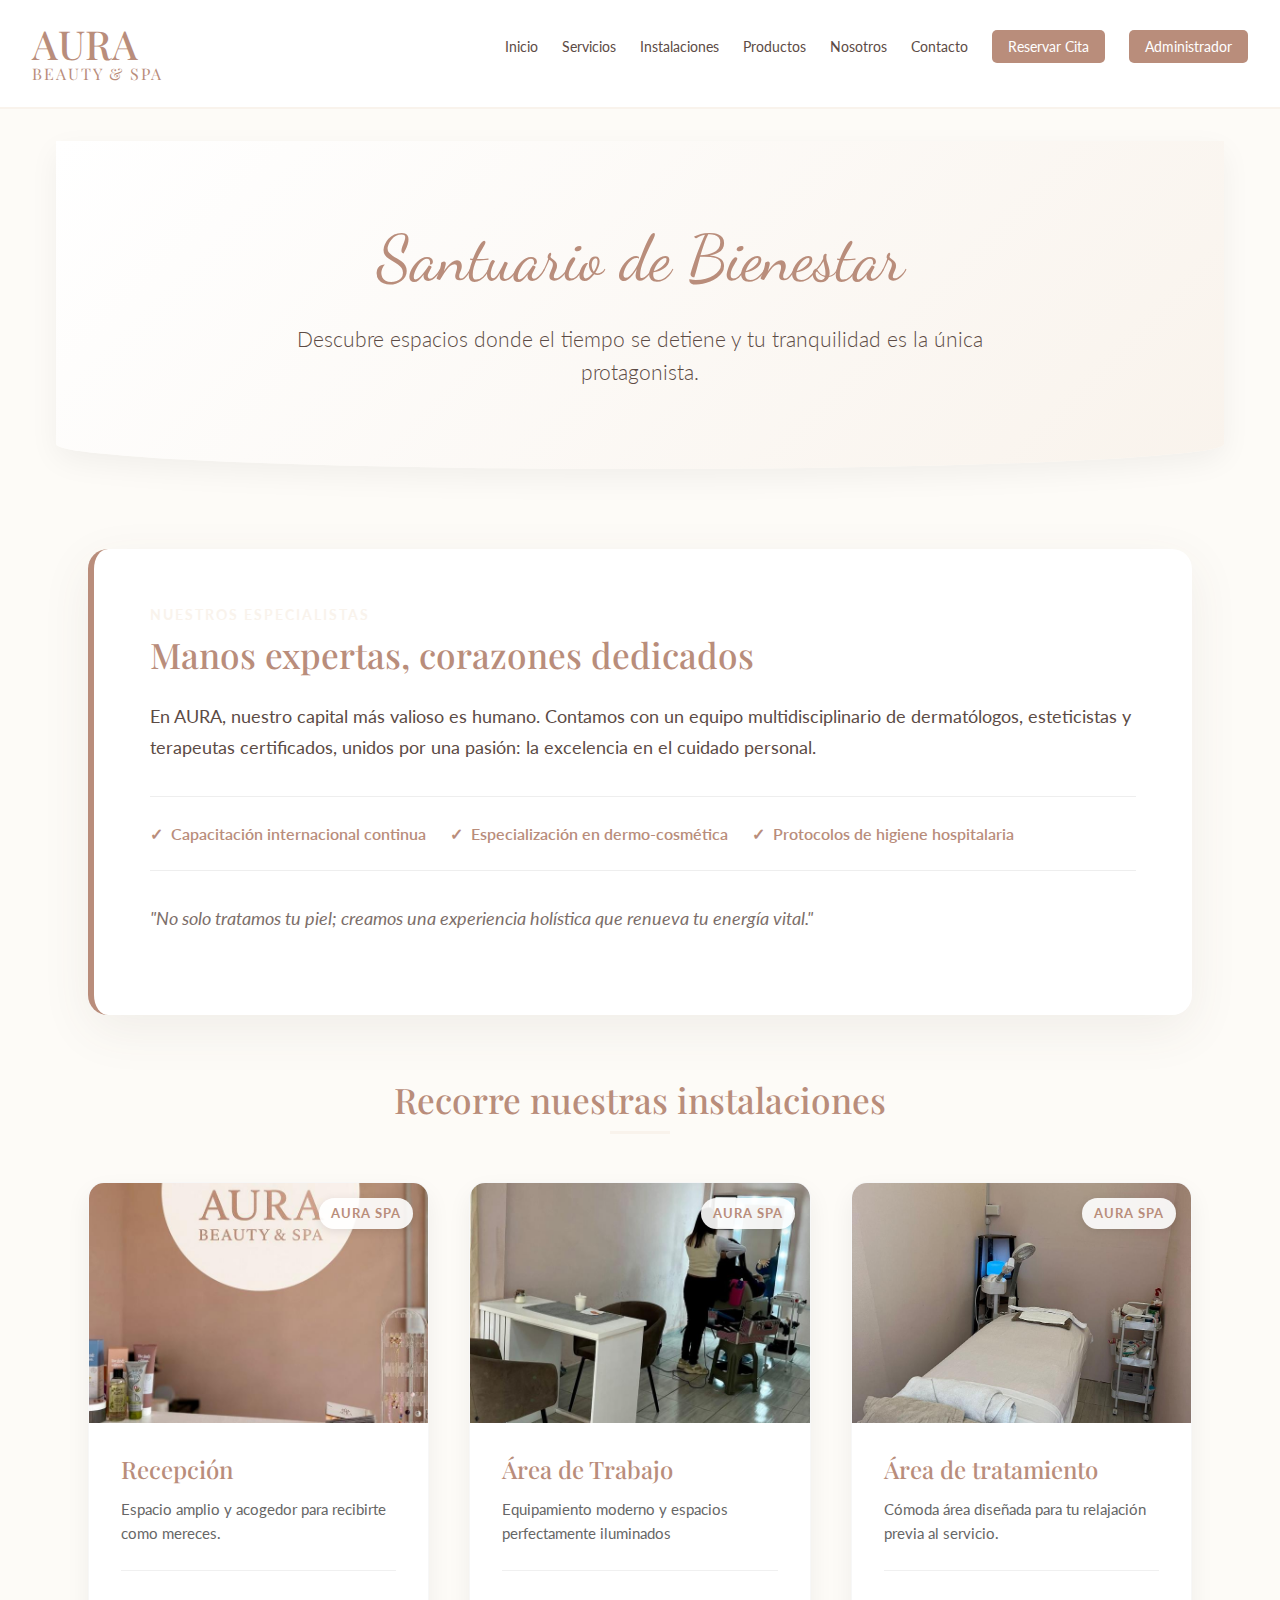
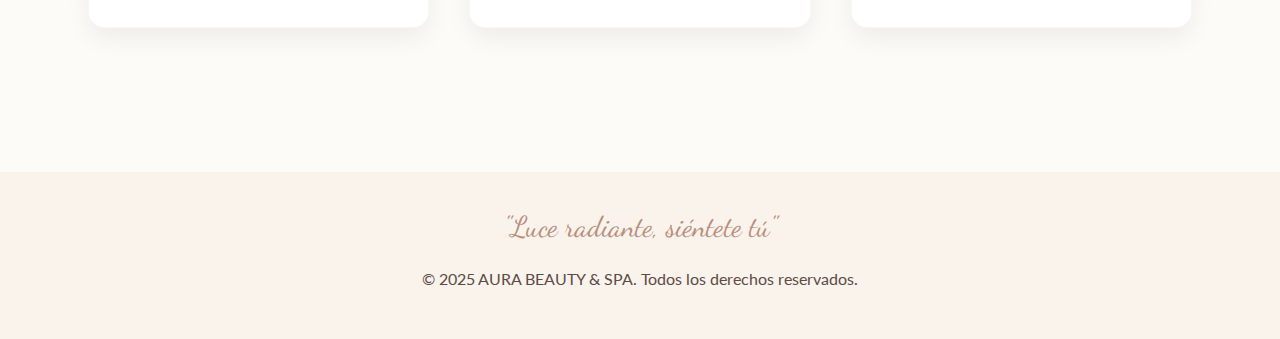
<file: instalaciones.html>
<!DOCTYPE html>
<html lang="es">
<head>
    <meta charset="UTF-8">
    <meta name="viewport" content="width=device-width, initial-scale=1.0">
    <title>AURA BEAUTY & SPA - Instalaciones</title>
    
    <link rel="stylesheet" href="css/bootstrap.min.css">
    <link rel="stylesheet" href="css/style.css">
    
    <link rel="preconnect" href="https://fonts.googleapis.com">
    <link rel="preconnect" href="https://fonts.gstatic.com" crossorigin>
    <link href="https://fonts.googleapis.com/css2?family=Playfair+Display:wght@400;600&family=Lato:wght@300;400&family=Dancing+Script&display=swap" rel="stylesheet">

    <style>
        /* Estilos generales y de botones (Conservados) */
        .admin-header {
            display: flex;
            justify-content: space-between;
            align-items: center;
            margin-bottom: 2rem;
            border-bottom: 2px solid var(--color-principal, #B98D7B);
            padding-bottom: 1rem;
        }

        .tabla-admin {
            width: 100%;
            border-collapse: collapse;
            margin-bottom: 2rem;
            background: white;
            box-shadow: 0 5px 15px rgba(0,0,0,0.05);
            border-radius: 8px;
            overflow: hidden;
        }

        .tabla-admin th {
            background-color: var(--color-principal, #B98D7B);
            color: white;
            padding: 1rem;
            font-family: 'Playfair Display', serif;
            text-align: left;
            font-weight: normal;
        }

        .tabla-admin td {
            padding: 1rem;
            border-bottom: 1px solid #eee;
            color: var(--color-texto, #5c4b45);
        }

        .tabla-admin tr:last-child td {
            border-bottom: none;
        }

        /* Botones de Acción (Editar/Borrar) */
        .btn-accion {
            display: inline-block;
            padding: 0.5rem 1rem;
            border-radius: 4px;
            text-decoration: none;
            font-size: 0.9rem;
            margin-right: 5px;
            border: none;
            cursor: pointer;
            transition: opacity 0.3s ease;
        }

        .btn-accion:hover { opacity: 0.8; }
        .btn-editar { background-color: #f0ad4e; color: white; }
        .btn-borrar { background-color: #d9534f; color: white; }

        /* Botón "Nuevo" */
        .btn-nuevo {
            background-color: var(--color-principal, #B98D7B);
            color: white;
            padding: 0.8rem 1.5rem;
            text-decoration: none;
            border-radius: 5px;
            font-family: 'Playfair Display', serif;
            box-shadow: 0 4px 6px rgba(0,0,0,0.1);
            transition: transform 0.2s;
        }

        .btn-nuevo:hover {
            background-color: #a57c6b;
            transform: translateY(-2px);
        }
    </style>
</head>
<body>

    <header>
        <div class="logo">
            <h1>AURA</h1>
            <h2>BEAUTY & SPA</h2>
        </div>
        <nav>
            <ul>
                <li><a href="index.html">Inicio</a></li>
                <li><a href="servicios.html">Servicios</a></li>
                <li><a href="instalaciones.html">Instalaciones</a></li>
                <li><a href="productos.html">Productos</a></li>
                <li><a href="nosotros.html">Nosotros</a></li>
                <li><a href="contacto.html">Contacto</a></li>
                
                <li><a href="reservar.html" class="btn-reserva">Reservar Cita</a></li>
                
                <li><a href="#" class="btn-reserva" onclick="alert('Función no disponible en versión estática')">Administrador</a></li>
            </ul>
        </nav>
    </header>

    <main>
        
        <div class="header-instalaciones">
            <div class="header-overlay">
                <h2 class="seccion-titulo">Santuario de Bienestar</h2>
                <p class="intro-texto">Descubre espacios donde el tiempo se detiene y tu tranquilidad es la única protagonista.</p>
            </div>
        </div>

        <div class="instalaciones-wrapper">

            <div class="seccion-equipo">
                <div class="equipo-contenido">
                    <span class="etiqueta-top">Nuestros Especialistas</span>
                    <h3>Manos expertas, corazones dedicados</h3>
                    <p>En AURA, nuestro capital más valioso es humano. Contamos con un equipo multidisciplinario de dermatólogos, esteticistas y terapeutas certificados, unidos por una pasión: la excelencia en el cuidado personal.</p>
                    
                    <div class="equipo-features">
                        <div class="feature-item"><span class="check">✓</span> Capacitación internacional continua</div>
                        <div class="feature-item"><span class="check">✓</span> Especialización en dermo-cosmética</div>
                        <div class="feature-item"><span class="check">✓</span> Protocolos de higiene hospitalaria</div>
                    </div>

                    <p class="texto-secundario">"No solo tratamos tu piel; creamos una experiencia holística que renueva tu energía vital."</p>
                </div>
            </div>

            <h3 class="subtitulo-seccion">Recorre nuestras instalaciones</h3>
            
            <div class="instalaciones-grid">

                <div class="instalacion-card">
                    <div class="imagen-container">
                        <img src="imagen/instalacion_1764918665.jpg" alt="Recepción">
                        <div class="card-tag">AURA SPA</div>
                    </div>
                    
                    <div class="info">
                        <h3>Recepción</h3>
                        <p>Espacio amplio y acogedor para recibirte como mereces.</p>
                    </div>
                </div>

                <div class="instalacion-card">
                    <div class="imagen-container">
                        <img src="imagen/instalacion_1764918714.jpg" alt="Área de Trabajo">
                        <div class="card-tag">AURA SPA</div>
                    </div>
                    
                    <div class="info">
                        <h3>Área de Trabajo</h3>
                        <p>Equipamiento moderno y espacios perfectamente iluminados</p>
                    </div>
                </div>

                <div class="instalacion-card">
                    <div class="imagen-container">
                        <img src="imagen/instalacion_1764918922.jpg" alt="Área de tratamiento">
                        <div class="card-tag">AURA SPA</div>
                    </div>
                    
                    <div class="info">
                        <h3>Área de tratamiento</h3>
                        <p>Cómoda área diseñada para tu relajación previa al servicio.</p>
                    </div>
                </div>
                
            </div>
        </div>

        <style>
            /* --- ESTRUCTURA GENERAL --- */
            body { background-color: var(--color-fondo); }
            .instalaciones-wrapper { max-width: 1200px; margin: 0 auto; padding: 0 2rem 5rem 2rem; }

            /* --- HEADER --- */
            .header-instalaciones {
                text-align: center;
                padding: 5rem 1rem 4rem 1rem;
                background: linear-gradient(135deg, var(--color-tarjeta) 0%, var(--color-acento-claro) 100%);
                border-radius: 0 0 60% 60% / 30px;
                margin-bottom: 5rem;
                box-shadow: 0 10px 30px rgba(0,0,0,0.05);
            }
            .seccion-titulo { font-family: var(--fuente-cursiva); font-size: 4rem; color: var(--color-principal); margin: 0; font-weight: 300; line-height: 1.2; }
            .intro-texto { font-size: 1.3rem; color: var(--color-texto); margin-top: 1.5rem; font-weight: 300; max-width: 700px; margin-left: auto; margin-right: auto; }
            
            .subtitulo-seccion { text-align: center; font-family: var(--fuente-titulos); color: var(--color-principal); font-size: 2.2rem; margin: 4rem 0 3rem 0; position: relative; }
            .subtitulo-seccion::after { content: ''; display: block; width: 60px; height: 3px; background: var(--color-acento-claro); margin: 10px auto 0; }

            /* --- SECCIÓN EQUIPO --- */
            .seccion-equipo { background: #fff; border-radius: 20px; padding: 3.5rem; box-shadow: 0 15px 50px rgba(92, 75, 69, 0.08); margin-bottom: 4rem; border-left: 6px solid var(--color-principal); position: relative; }
            .etiqueta-top { text-transform: uppercase; font-size: 0.85rem; letter-spacing: 2px; color: var(--color-acento-claro); font-weight: bold; display: block; margin-bottom: 0.5rem; }
            .equipo-contenido h3 { color: var(--color-principal); font-family: var(--fuente-titulos); font-size: 2.2rem; margin-bottom: 1.5rem; }
            .equipo-contenido p { font-size: 1.1rem; line-height: 1.8; color: var(--color-texto); margin-bottom: 1.5rem; }
            .equipo-features { display: flex; flex-wrap: wrap; gap: 1.5rem; margin: 2rem 0; padding: 1.5rem 0; border-top: 1px solid #eee; border-bottom: 1px solid #eee; }
            .feature-item { font-size: 1rem; color: var(--color-principal); font-weight: 600; display: flex; align-items: center; gap: 0.5rem; }
            .texto-secundario { font-style: italic; opacity: 0.8; }

            /* --- GRID DE INSTALACIONES --- */
            .instalaciones-grid { display: grid; grid-template-columns: repeat(auto-fit, minmax(320px, 1fr)); gap: 2.5rem; }
            
            .instalacion-card { 
                background: #fff; 
                border-radius: 16px; 
                overflow: hidden; 
                box-shadow: 0 10px 25px rgba(0,0,0,0.06); 
                transition: transform 0.4s ease, box-shadow 0.4s ease; 
                display: flex; 
                flex-direction: column; 
                border: 1px solid rgba(0,0,0,0.03); 
            }
            .instalacion-card:hover { transform: translateY(-8px); box-shadow: 0 20px 40px rgba(92, 75, 69, 0.15); }

            .imagen-container { width: 100%; height: 240px; position: relative; overflow: hidden; }
            .imagen-container img { width: 100%; height: 100%; object-fit: cover; transition: transform 0.6s ease; }
            .instalacion-card:hover .imagen-container img { transform: scale(1.08); }

            .card-tag { position: absolute; top: 15px; right: 15px; background: rgba(255,255,255,0.9); color: var(--color-principal); padding: 5px 12px; border-radius: 20px; font-size: 0.8rem; font-weight: bold; text-transform: uppercase; letter-spacing: 1px; box-shadow: 0 2px 10px rgba(0,0,0,0.1); }

            .info { padding: 2rem; flex-grow: 1; display: flex; flex-direction: column; }
            .info h3 { font-family: var(--fuente-titulos); font-size: 1.5rem; color: var(--color-principal); margin-bottom: 0.8rem; }
            .info p { font-size: 0.95rem; line-height: 1.6; color: #666; margin-bottom: 1.5rem; border-bottom: 1px solid #f0f0f0; padding-bottom: 1.5rem; }

            .lista-amenidades { list-style: none; padding: 0; margin: 0; margin-top: auto; }
            .lista-amenidades li { font-size: 0.9rem; color: var(--color-texto); margin-bottom: 0.6rem; display: flex; align-items: center; gap: 0.5rem; }

            @media (max-width: 768px) {
                .instalaciones-grid { grid-template-columns: 1fr; }
                .seccion-equipo { padding: 2rem; }
                .equipo-features { flex-direction: column; gap: 1rem; }
                .seccion-titulo { font-size: 3rem; }
            }
        </style>

    </main>

    <footer>
        <div class="footer-content">
            <p>"Luce radiante, siéntete tú"</p>
            <p>© 2025 AURA BEAUTY & SPA. Todos los derechos reservados.</p>
        </div>
    </footer>

</body>
</html>
</file>
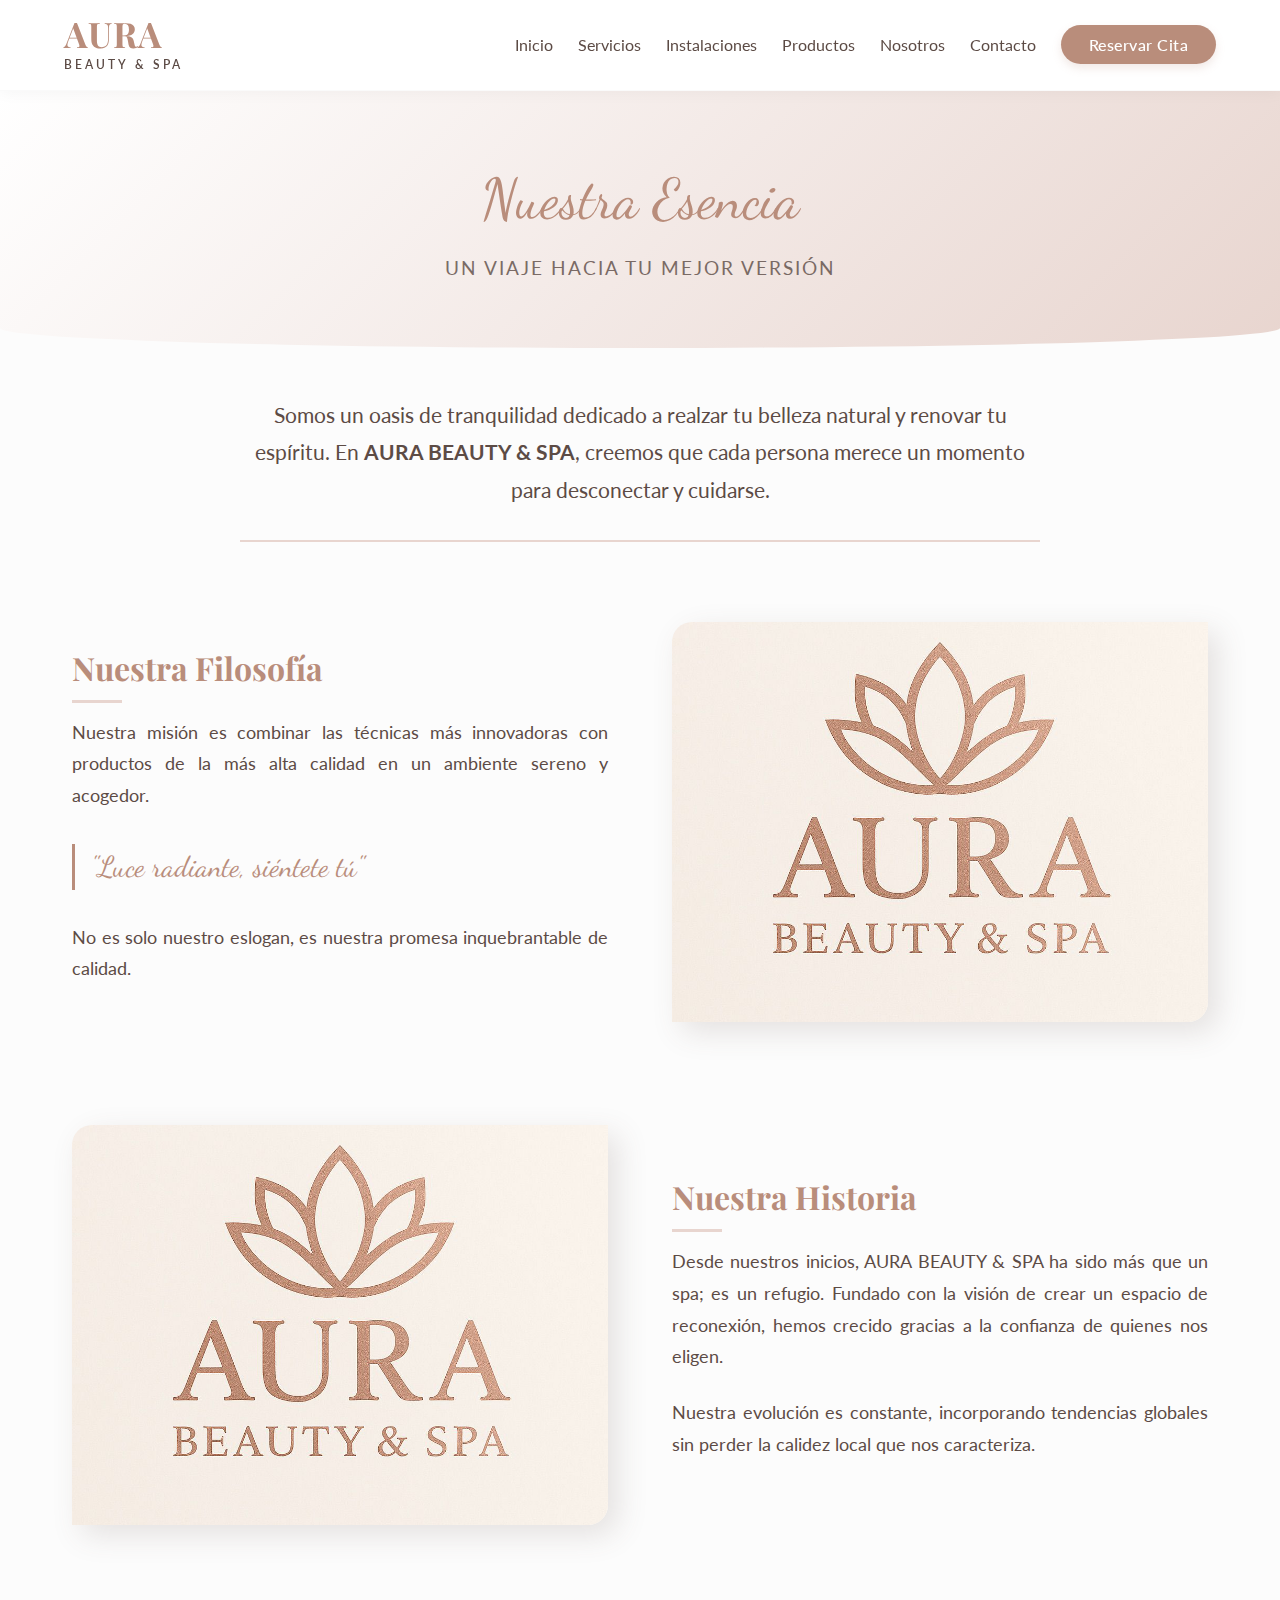
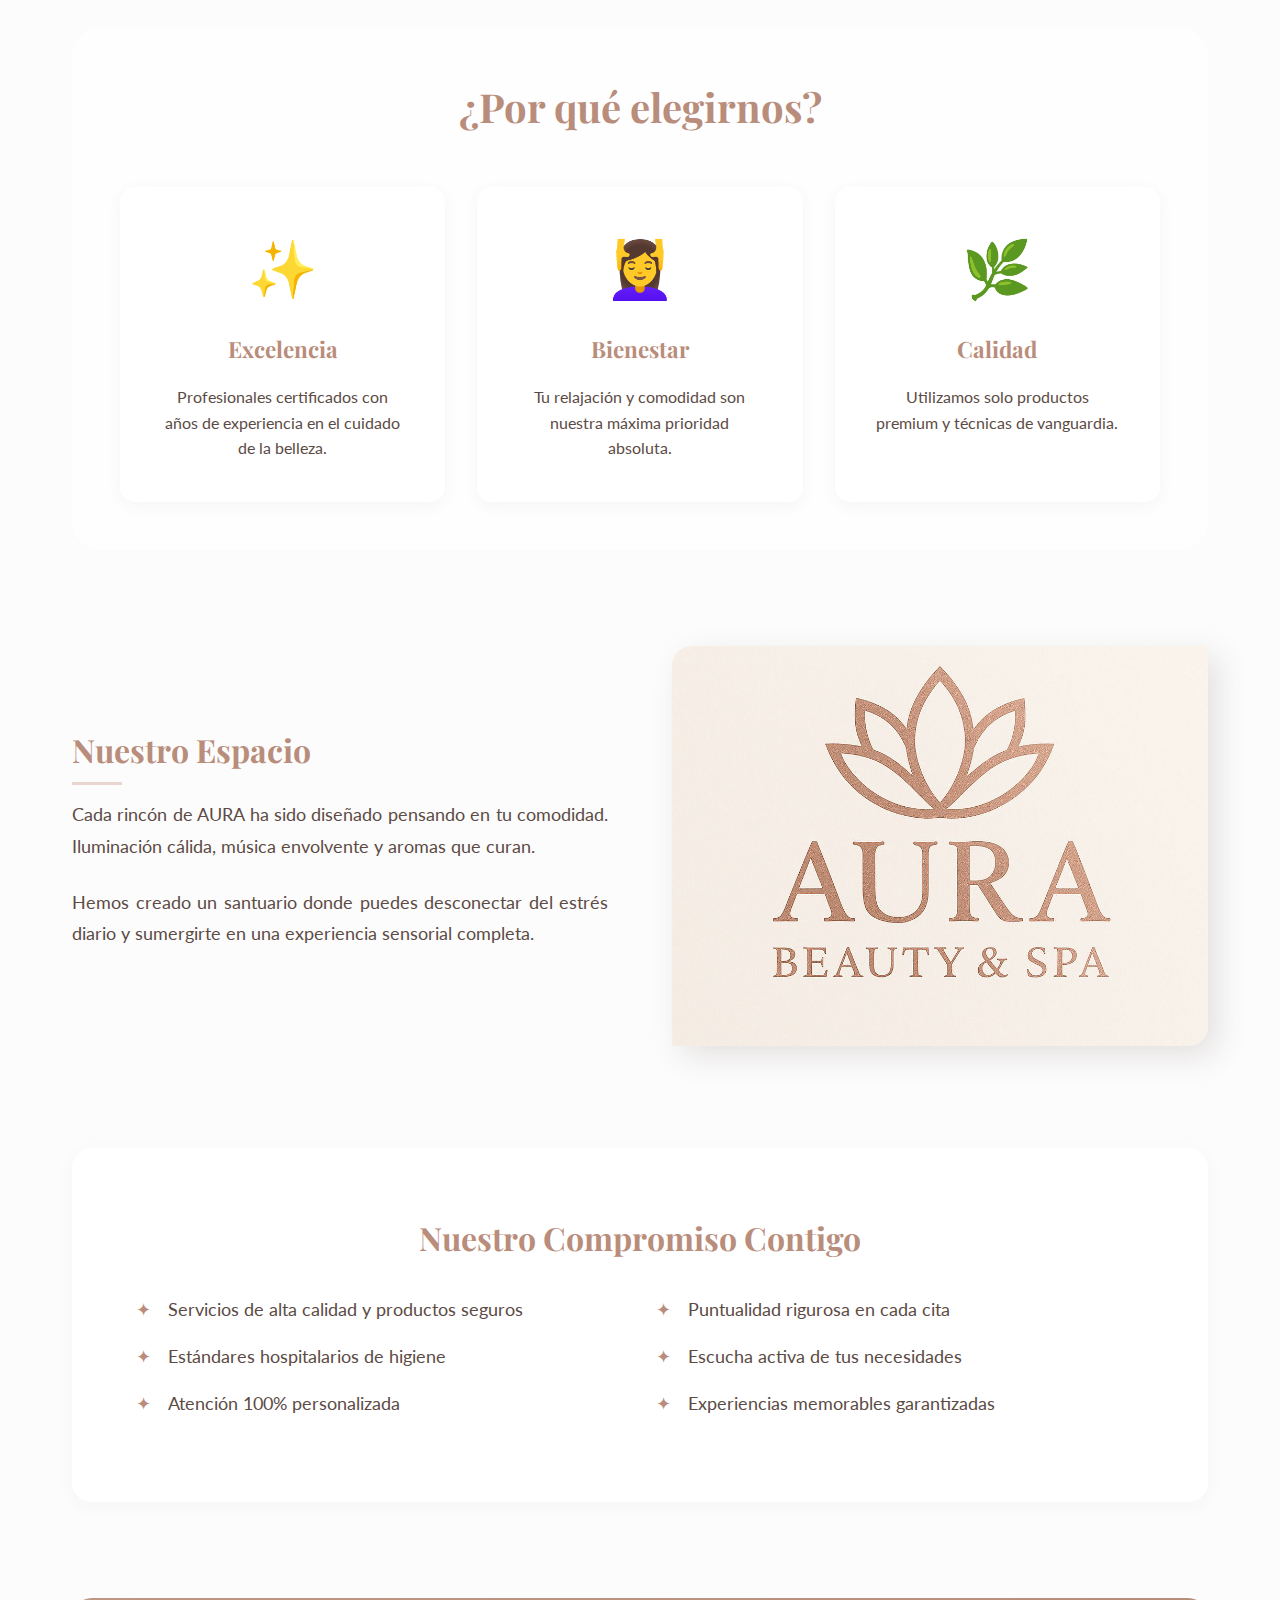
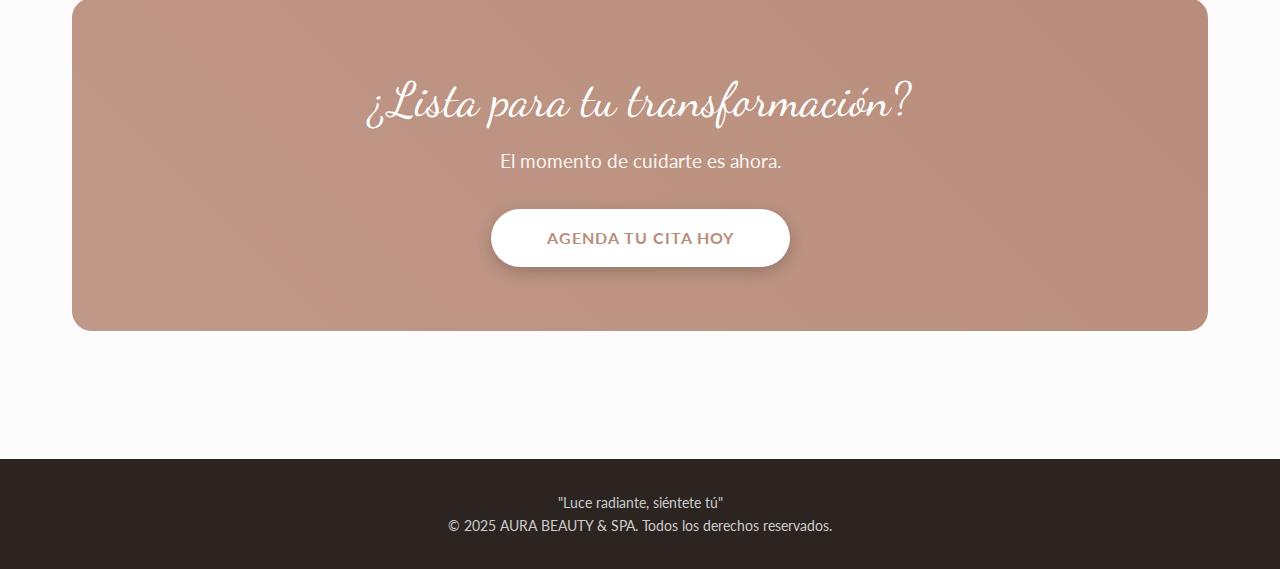
<file: nosotros.html>
<!DOCTYPE html>
<html lang="es">
<head>
    <meta charset="UTF-8">
    <meta name="viewport" content="width=device-width, initial-scale=1.0">
    <title>Nosotros - AURA BEAUTY & SPA</title>
    
    <link rel="preconnect" href="https://fonts.googleapis.com">
    <link rel="preconnect" href="https://fonts.gstatic.com" crossorigin>
    <link href="https://fonts.googleapis.com/css2?family=Playfair+Display:wght@400;600&family=Lato:wght@300;400&family=Dancing+Script&display=swap" rel="stylesheet">

    <style>
        /* --- VARIABLES Y RESET GENERAL --- */
        :root {
            --color-principal: #B98D7B;
            --color-principal-dark: #a57c6b;
            --color-texto: #5c4b45;
            --color-fondo: #fcfcfc;
            --color-tarjeta: #ffffff;
            --color-acento-claro: #e8d5cf;
            --blanco: #ffffff;
            --sombra: 0 5px 15px rgba(0,0,0,0.08);
            
            --fuente-texto: 'Lato', sans-serif;
            --fuente-titulos: 'Playfair Display', serif;
            --fuente-cursiva: 'Dancing Script', cursive;
        }

        * { margin: 0; padding: 0; box-sizing: border-box; }

        body {
            font-family: var(--fuente-texto);
            color: var(--color-texto);
            background-color: var(--color-fondo);
            line-height: 1.6;
            overflow-x: hidden;
        }

        h1, h2, h3, h4 { font-family: var(--fuente-titulos); }
        a { text-decoration: none; color: inherit; }
        ul { list-style: none; }

        /* --- HEADER Y NAV (DISEÑO ACTUALIZADO SEGÚN IMAGEN) --- */
        header {
            background-color: #ffffff;
            padding: 1rem 5%;
            display: flex;
            justify-content: space-between;
            align-items: center;
            box-shadow: 0 2px 15px rgba(0,0,0,0.04);
            border-bottom: 1px solid rgba(0,0,0,0.02);
            position: sticky;
            top: 0;
            z-index: 1000;
        }

        .logo {
            display: flex;
            flex-direction: column;
            align-items: flex-start;
        }

        .logo h1 {
            font-family: 'Playfair Display', serif;
            color: #B98D7B; /* Color principal */
            font-size: 2.2rem;
            margin: 0;
            line-height: 1;
            letter-spacing: 1px;
        }

        .logo h2 {
            font-family: 'Lato', sans-serif;
            color: #5c4b45; /* Color texto */
            font-size: 0.75rem;
            font-weight: 600;
            letter-spacing: 3px;
            margin-top: 4px;
            text-transform: uppercase;
        }

        header nav ul {
            display: flex;
            gap: 25px;
            align-items: center;
            list-style: none;
            margin: 0;
            padding: 0;
        }

        header nav a {
            text-decoration: none;
            color: #5c4b45;
            font-family: 'Lato', sans-serif;
            font-size: 1rem;
            font-weight: 400;
            transition: color 0.3s;
        }

        header nav a:hover {
             color: #B98D7B;
        }

        /* Botón Reservar Cita (Estilo Píldora) */
        header nav .btn-reserva {
            background-color: #B98D7B !important;
            color: #ffffff !important;
            padding: 10px 28px !important;
            border-radius: 50px !important;
            font-weight: 500;
            letter-spacing: 0.5px;
            transition: opacity 0.3s ease;
            box-shadow: 0 4px 10px rgba(185, 141, 123, 0.2);
        }

        header nav .btn-reserva:hover {
            opacity: 0.9;
            background-color: #a57c6b !important;
        }

        @media (max-width: 900px) {
            header { flex-direction: column; gap: 1rem; }
            nav ul { flex-wrap: wrap; justify-content: center; }
        }

        /* --- ESTILOS ESPECÍFICOS PAGINA NOSOTROS --- */
        .nosotros-wrapper {
            max-width: 1200px;
            margin: 0 auto;
            padding: 0 2rem 4rem 2rem;
        }

        .header-nosotros {
            text-align: center;
            padding: 4rem 1rem;
            background: linear-gradient(135deg, #fff 0%, var(--color-acento-claro) 100%);
            border-radius: 0 0 50% 50% / 20px;
            margin-bottom: 3rem;
        }

        .seccion-titulo {
            font-family: var(--fuente-cursiva);
            font-size: 3.5rem;
            color: var(--color-principal);
            margin: 0;
            font-weight: 300;
        }

        .subtitulo-header {
            font-size: 1.2rem;
            color: var(--color-texto);
            letter-spacing: 2px;
            text-transform: uppercase;
            margin-top: 0.5rem;
            opacity: 0.8;
        }

        .intro-bloque {
            max-width: 800px;
            margin: 0 auto 5rem auto;
            text-align: center;
        }

        .texto-destacado {
            font-size: 1.3rem;
            line-height: 1.8;
            color: var(--color-texto);
            border-bottom: 2px solid var(--color-acento-claro);
            padding-bottom: 2rem;
        }

        .bloque-zigzag {
            display: flex;
            align-items: center;
            gap: 4rem;
            margin-bottom: 6rem;
        }

        .bloque-zigzag.inverso { flex-direction: row-reverse; }

        .bloque-texto { flex: 1; }

        .bloque-imagen {
            flex: 1;
            position: relative;
        }

        .bloque-imagen img {
            width: 100%;
            height: 400px;
            border-radius: 20px 0 20px 0;
            box-shadow: 10px 10px 30px rgba(92, 75, 69, 0.15);
            object-fit: cover;
            transition: transform 0.5s ease;
        }

        .bloque-imagen:hover img { transform: scale(1.02); }

        .bloque-texto h3 {
            font-family: var(--fuente-titulos);
            color: var(--color-principal);
            font-size: 2rem;
            margin-bottom: 1.5rem;
            position: relative;
            display: inline-block;
        }
        
        .bloque-texto h3::after {
            content: '';
            position: absolute;
            bottom: -10px;
            left: 0;
            width: 50px;
            height: 3px;
            background-color: var(--color-acento-claro);
        }

        .bloque-texto p {
            font-size: 1.1rem;
            color: var(--color-texto);
            line-height: 1.8;
            margin-bottom: 1.5rem;
            text-align: justify;
        }

        .cita-aura {
            font-family: var(--fuente-cursiva);
            font-size: 1.8rem;
            color: var(--color-principal);
            margin: 2rem 0;
            border-left: 3px solid var(--color-principal);
            padding-left: 1rem;
        }

        .seccion-valores {
            margin-bottom: 6rem;
            padding: 3rem;
            background-color: rgba(255,255,255, 0.7);
            border-radius: 30px;
            display: flex;
            flex-direction: column;
            align-items: center;
        }

        .titulo-centro {
            text-align: center;
            font-family: var(--fuente-titulos);
            color: var(--color-principal);
            font-size: 2.5rem;
            margin-bottom: 3rem;
            width: 100%;
        }

        .valores-grid {
            display: flex;
            flex-direction: row;
            justify-content: space-between;
            align-items: stretch;
            gap: 2rem;
            width: 100%;
        }

        .valor-card {
            flex: 1;
            background: var(--color-tarjeta);
            padding: 2.5rem;
            border-radius: 15px;
            text-align: center;
            transition: all 0.3s ease;
            border: 1px solid transparent;
            box-shadow: 0 4px 15px rgba(92, 75, 69, 0.05);
        }

        .valor-card:hover {
            transform: translateY(-10px);
            box-shadow: 0 15px 30px rgba(92, 75, 69, 0.15);
            border-color: var(--color-acento-claro);
        }

        .icono-contenedor {
            font-size: 3.5rem;
            margin-bottom: 1rem;
            background: linear-gradient(135deg, rgba(255,255,255,0) 0%, rgba(255,255,255,0.8) 100%);
            width: 80px;
            height: 80px;
            line-height: 80px;
            border-radius: 50%;
            margin: 0 auto 1.5rem auto;
        }

        .valor-card h4 {
            color: var(--color-principal);
            font-size: 1.4rem;
            margin-bottom: 1rem;
        }

        .seccion-compromiso {
            background: var(--color-tarjeta);
            padding: 4rem;
            border-radius: 20px;
            box-shadow: 0 5px 20px rgba(0,0,0,0.03);
            margin-bottom: 6rem;
        }

        .seccion-compromiso h3 {
            text-align: center;
            color: var(--color-principal);
            font-family: var(--fuente-titulos);
            font-size: 2rem;
            margin-bottom: 2rem;
        }

        .lista-columnas {
            display: grid;
            grid-template-columns: 1fr 1fr;
            gap: 2rem;
        }

        .lista-compromisos {
            list-style: none;
            padding: 0;
            margin: 0;
        }

        .lista-compromisos li {
            margin-bottom: 1.2rem;
            padding-left: 2rem;
            position: relative;
            font-size: 1.1rem;
            color: var(--color-texto);
        }

        .lista-compromisos li::before {
            content: "✦";
            position: absolute;
            left: 0;
            color: var(--color-principal);
        }

        .cta-nosotros {
            position: relative;
            padding: 4rem 2rem;
            text-align: center;
            background: var(--color-principal);
            border-radius: 20px;
            color: #fff;
            overflow: hidden;
        }

        .cta-nosotros::before {
            content: '';
            position: absolute;
            top: 0;
            left: 0;
            width: 100%;
            height: 100%;
            background: linear-gradient(45deg, rgba(255,255,255,0.1) 0%, rgba(255,255,255,0) 100%);
            pointer-events: none;
        }

        .cta-contenido {
            position: relative;
            z-index: 2;
        }

        .cta-nosotros h2 {
            font-family: var(--fuente-cursiva);
            font-size: 3rem;
            margin-bottom: 0.5rem;
            font-weight: 300;
        }

        .cta-nosotros p {
            font-size: 1.2rem;
            margin-bottom: 2rem;
            opacity: 0.9;
        }

        .btn-agendar {
            display: inline-block;
            background-color: #fff;
            color: var(--color-principal);
            padding: 1rem 3.5rem;
            border-radius: 50px;
            text-decoration: none;
            font-weight: bold;
            letter-spacing: 1px;
            text-transform: uppercase;
            transition: all 0.3s ease;
            box-shadow: 0 5px 15px rgba(0,0,0,0.2);
        }

        .btn-agendar:hover {
            transform: translateY(-3px) scale(1.05);
            box-shadow: 0 8px 25px rgba(0,0,0,0.3);
            background-color: var(--color-acento-claro);
        }

        footer {
            background-color: #2c2420;
            color: #ccc;
            text-align: center;
            padding: 2rem;
            font-size: 0.9rem;
            margin-top: 4rem;
        }

        @media (max-width: 900px) {
            .bloque-zigzag, .bloque-zigzag.inverso { flex-direction: column; gap: 2rem; margin-bottom: 4rem; }
            .bloque-imagen { order: -1; width: 100%; }
            .valores-grid { flex-direction: column; }
            .lista-columnas { grid-template-columns: 1fr; }
            .seccion-titulo { font-size: 2.5rem; }
            .seccion-compromiso { padding: 2rem; }
        }
    </style>
</head>
<body>

    <header>
        <div class="logo">
            <h1>AURA</h1>
            <h2>BEAUTY & SPA</h2>
        </div>
        <nav>
            <ul>
                <li><a href="index.html">Inicio</a></li>
                <li><a href="servicios.html">Servicios</a></li>
                <li><a href="instalaciones.html">Instalaciones</a></li>
                <li><a href="productos.html">Productos</a></li>
                <li><a href="nosotros.html">Nosotros</a></li>
                <li><a href="contacto.html">Contacto</a></li>
                <li><a href="reservar.html" class="btn-reserva">Reservar Cita</a></li>
            </ul>
        </nav>
    </header>

    <main>
        
        <div class="header-nosotros">
            <div class="header-overlay">
                <h2 class="seccion-titulo">Nuestra Esencia</h2>
                <p class="subtitulo-header">Un viaje hacia tu mejor versión</p>
            </div>
        </div>

        <div class="nosotros-wrapper">

            <div class="intro-bloque">
                <p class="texto-destacado">
                    Somos un oasis de tranquilidad dedicado a realzar tu belleza natural y renovar tu espíritu. 
                    En <strong>AURA BEAUTY & SPA</strong>, creemos que cada persona merece un momento para desconectar y cuidarse.
                </p>
            </div>
            
            <div class="bloque-zigzag">
                <div class="bloque-texto">
                    <h3>Nuestra Filosofía</h3>
                    <p>Nuestra misión es combinar las técnicas más innovadoras con productos de la más alta calidad en un ambiente sereno y acogedor.</p>
                    <blockquote class="cita-aura">"Luce radiante, siéntete tú"</blockquote>
                    <p>No es solo nuestro eslogan, es nuestra promesa inquebrantable de calidad.</p>
                </div>
                <div class="bloque-imagen">
                    <img src="imagen/sinfoto.jpg" alt="Filosofía Aura">
                </div>
            </div>

            <div class="bloque-zigzag inverso">
                <div class="bloque-texto">
                    <h3>Nuestra Historia</h3>
                    <p>Desde nuestros inicios, AURA BEAUTY & SPA ha sido más que un spa; es un refugio. Fundado con la visión de crear un espacio de reconexión, hemos crecido gracias a la confianza de quienes nos eligen.</p>
                    <p>Nuestra evolución es constante, incorporando tendencias globales sin perder la calidez local que nos caracteriza.</p>
                </div>
                <div class="bloque-imagen">
                     <img src="imagen/sinfoto.jpg" alt="Historia Aura">
                </div>
            </div>

            <div class="seccion-valores">
                <h3 class="titulo-centro">¿Por qué elegirnos?</h3>
                
                <div class="valores-grid">
                    <div class="valor-card">
                        <div class="icono-contenedor">✨</div>
                        <h4>Excelencia</h4>
                        <p>Profesionales certificados con años de experiencia en el cuidado de la belleza.</p>
                    </div>
                    
                    <div class="valor-card destacado">
                        <div class="icono-contenedor">💆‍♀️</div>
                        <h4>Bienestar</h4>
                        <p>Tu relajación y comodidad son nuestra máxima prioridad absoluta.</p>
                    </div>
                    
                    <div class="valor-card">
                        <div class="icono-contenedor">🌿</div>
                        <h4>Calidad</h4>
                        <p>Utilizamos solo productos premium y técnicas de vanguardia.</p>
                    </div>
                </div>
            </div>

            <div class="bloque-zigzag">
                <div class="bloque-texto">
                    <h3>Nuestro Espacio</h3>
                    <p>Cada rincón de AURA ha sido diseñado pensando en tu comodidad. Iluminación cálida, música envolvente y aromas que curan.</p>
                    <p>Hemos creado un santuario donde puedes desconectar del estrés diario y sumergirte en una experiencia sensorial completa.</p>
                </div>
                <div class="bloque-imagen">
                     <img src="imagen/sinfoto.jpg" alt="Instalaciones Aura">
                </div>
            </div>

            <div class="seccion-compromiso">
                <div class="contenido-compromiso">
                    <h3>Nuestro Compromiso Contigo</h3>
                    <div class="lista-columnas">
                        <ul class="lista-compromisos">
                            <li>Servicios de alta calidad y productos seguros</li>
                            <li>Estándares hospitalarios de higiene</li>
                            <li>Atención 100% personalizada</li>
                        </ul>
                        <ul class="lista-compromisos">
                            <li>Puntualidad rigurosa en cada cita</li>
                            <li>Escucha activa de tus necesidades</li>
                            <li>Experiencias memorables garantizadas</li>
                        </ul>
                    </div>
                </div>
            </div>

            <div class="cta-nosotros">
                <div class="cta-contenido">
                    <h2>¿Lista para tu transformación?</h2>
                    <p>El momento de cuidarte es ahora.</p>
                    <a href="reservar.html" class="btn-agendar">Agenda tu cita hoy</a>
                </div>
            </div>
        </div>

    </main>

    <footer>
        <div class="footer-content">
            <p>"Luce radiante, siéntete tú"</p>
            <p>© 2025 AURA BEAUTY & SPA. Todos los derechos reservados.</p>
        </div>
    </footer>

</body>
</html>
</file>
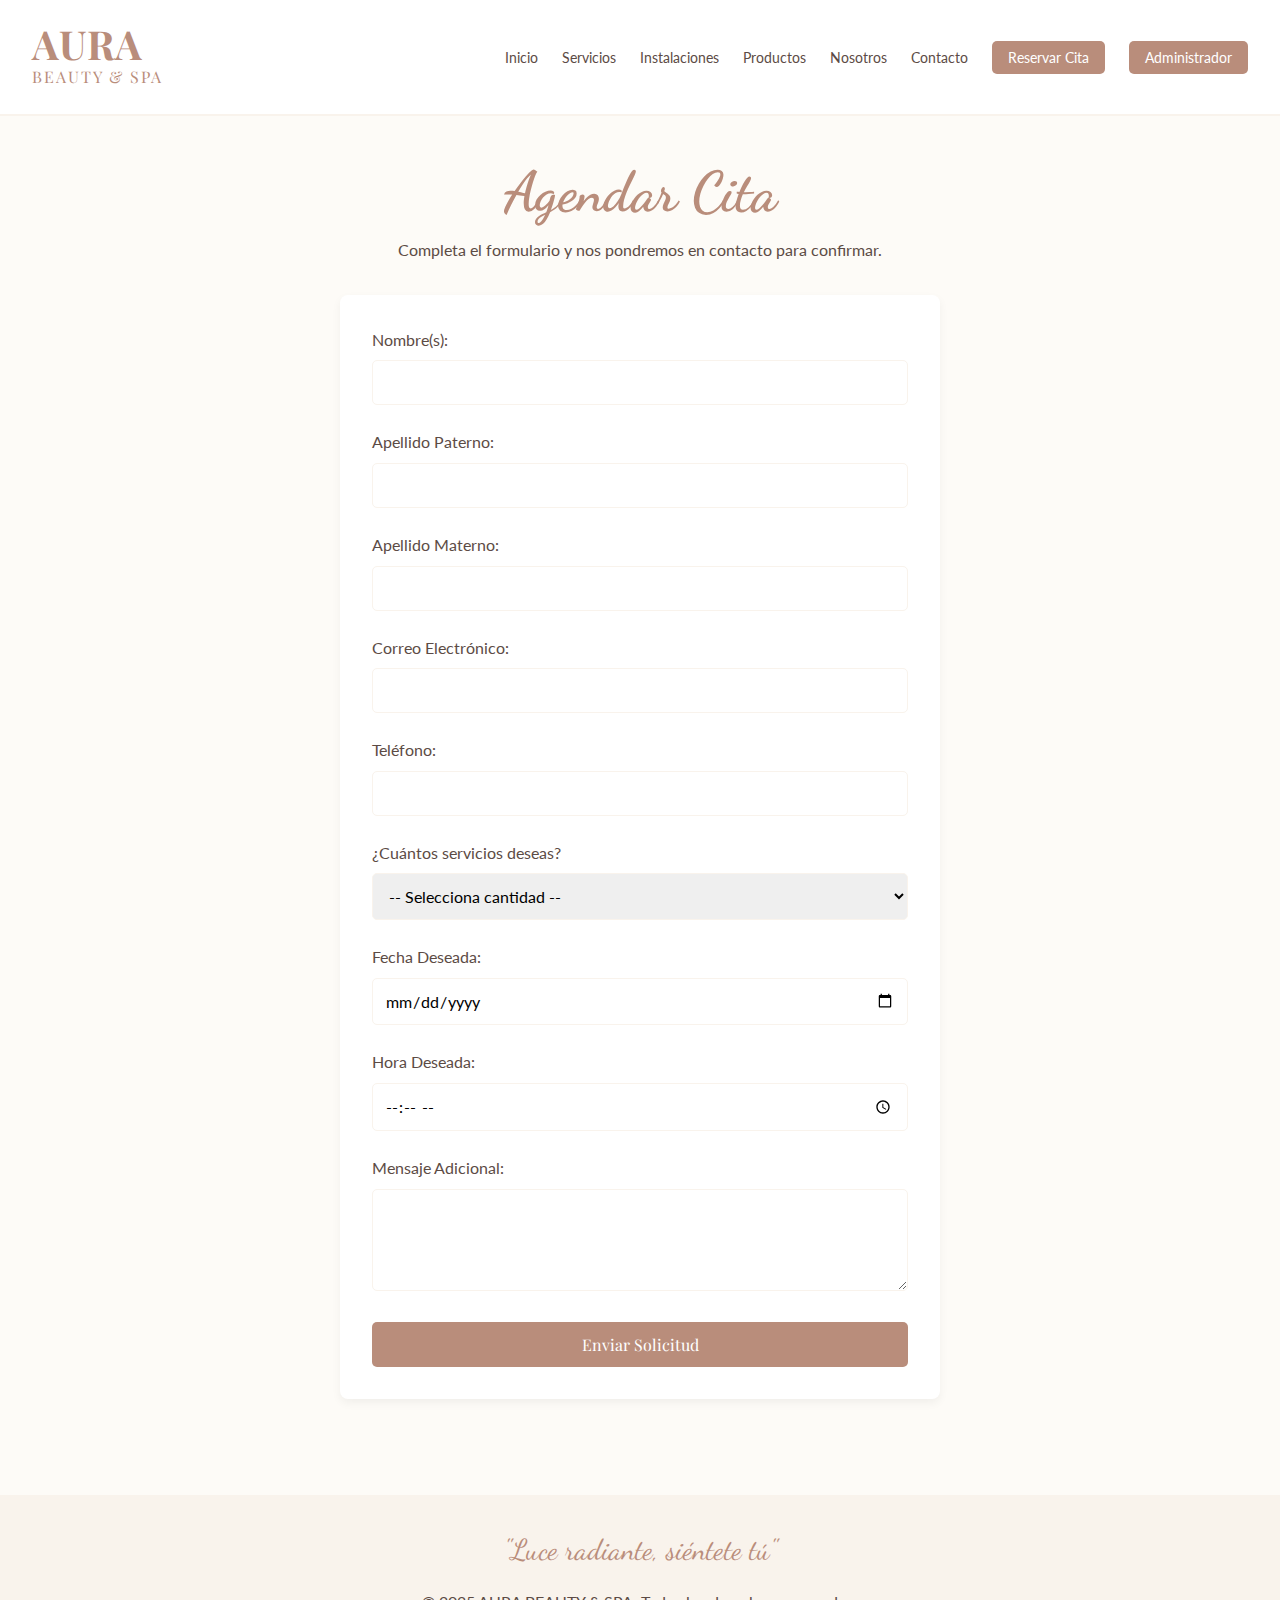
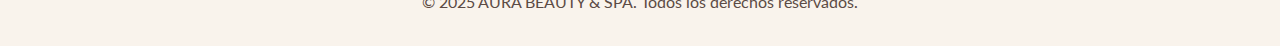
<file: reservar citas.html>
<!DOCTYPE html>
<html lang="es">
<head>
    <meta charset="UTF-8">
    <meta name="viewport" content="width=device-width, initial-scale=1.0">
    <title>AURA BEAUTY & SPA - Luce radiante, siéntete tú</title>
    
    
    <link rel="stylesheet" href="http://127.0.0.1:8000/css/style.css">
    
    
    <link rel="preconnect" href="https://fonts.googleapis.com">
    <link rel="preconnect" href="https://fonts.gstatic.com" crossorigin>
    <link href="https://fonts.googleapis.com/css2?family=Playfair+Display:wght@400;600&family=Lato:wght@300;400&family=Dancing+Script&display=swap" rel="stylesheet">

    
    <style>
        .admin-header {
            display: flex;
            justify-content: space-between;
            align-items: center;
            margin-bottom: 2rem;
            border-bottom: 2px solid var(--color-principal, #B98D7B);
            padding-bottom: 1rem;
        }

        .tabla-admin {
            width: 100%;
            border-collapse: collapse;
            margin-bottom: 2rem;
            background: white;
            box-shadow: 0 5px 15px rgba(0,0,0,0.05);
            border-radius: 8px;
            overflow: hidden;
        }

        .tabla-admin th {
            background-color: var(--color-principal, #B98D7B);
            color: white;
            padding: 1rem;
            font-family: 'Playfair Display', serif;
            text-align: left;
            font-weight: normal;
        }

        .tabla-admin td {
            padding: 1rem;
            border-bottom: 1px solid #eee;
            color: var(--color-texto, #5c4b45);
        }

        .tabla-admin tr:last-child td {
            border-bottom: none;
        }

        /* Botones de Acción (Editar/Borrar) */
        .btn-accion {
            display: inline-block;
            padding: 0.5rem 1rem;
            border-radius: 4px;
            text-decoration: none;
            font-size: 0.9rem;
            margin-right: 5px;
            border: none;
            cursor: pointer;
            transition: opacity 0.3s ease;
        }

        .btn-accion:hover { opacity: 0.8; }
        .btn-editar { background-color: #f0ad4e; color: white; }
        .btn-borrar { background-color: #d9534f; color: white; }

        /* Botón "Nuevo" */
        .btn-nuevo {
            background-color: var(--color-principal, #B98D7B);
            color: white;
            padding: 0.8rem 1.5rem;
            text-decoration: none;
            border-radius: 5px;
            font-family: 'Playfair Display', serif;
            box-shadow: 0 4px 6px rgba(0,0,0,0.1);
            transition: transform 0.2s;
        }

        .btn-nuevo:hover {
            background-color: #a57c6b;
            transform: translateY(-2px);
        }
    </style>
</head>
<body>

    <header>
        <div class="logo">
            <h1>AURA</h1>
            <h2>BEAUTY & SPA</h2>
        </div>
        <nav>
            <ul>
                
                <li><a href="http://127.0.0.1:8000">Inicio</a></li>
                <li><a href="http://127.0.0.1:8000/servicios">Servicios</a></li>
                <li><a href="http://127.0.0.1:8000/instalaciones">Instalaciones</a></li>
                <li><a href="http://127.0.0.1:8000/productos">Productos</a></li>
                <li><a href="http://127.0.0.1:8000/nosotros">Nosotros</a></li>
                <li><a href="http://127.0.0.1:8000/contacto">Contacto</a></li>
                
                
                <li><a href="http://127.0.0.1:8000/reservaciones" class="btn-reserva">Reservar Cita</a></li>
                
                
                <li><a href="http://127.0.0.1:8000/administrador" class="btn-reserva">Administrador</a></li>
            </ul>
        </nav>
    </header>

    <main>
        
        

<style>
    /* Importación de fuentes */
    @import url('https://fonts.googleapis.com/css2?family=Dancing+Script:wght@400;700&family=Lato:wght@300;400;700&family=Playfair+Display:wght@400;600;700&display=swap');

    :root {
        --color-fondo: #FDFBF7;
        --color-texto: #5c4b45;
        --color-principal: #B98D7B;
        --color-tarjeta: #FFFFFF;
        --color-acento-claro: #F9F3EC;
        
        --fuente-titulos: 'Playfair Display', serif;
        --fuente-cuerpo: 'Lato', sans-serif;
        --fuente-cursiva: 'Dancing Script', cursive;

        --color-principal-rgb: 185, 141, 123;
    }

    * {
        margin: 0;
        padding: 0;
        box-sizing: border-box;
    }

    body {
        font-family: var(--fuente-cuerpo);
        background-color: var(--color-fondo);
        color: var(--color-texto);
        line-height: 1.6;
    }

    /* Estilos Generales de Layout (Header/Footer/Main) */
    main {
        padding: 2rem 1rem;
        max-width: 1200px;
        margin: 0 auto;
    }

    header {
        background: #fff;
        padding: 1.5rem 2rem;
        display: flex;
        justify-content: space-between;
        align-items: center;
        border-bottom: 2px solid var(--color-acento-claro);
    }

    header .logo h1 {
        font-family: var(--fuente-titulos);
        color: var(--color-principal);
        font-size: 2.5rem;
        margin: 0;
        line-height: 1;
    }

    header .logo h2 {
        font-family: var(--fuente-titulos);
        color: var(--color-principal);
        font-size: 1rem;
        font-weight: 400;
        letter-spacing: 2px;
        margin: 0;
    }

    header nav ul {
        list-style: none;
        display: flex;
        gap: 1.5rem;
    }

    header nav a {
        text-decoration: none;
        color: var(--color-texto);
        font-weight: 400;
        font-size: 0.9rem;
        transition: color 0.3s ease;
    }

    header nav a:hover {
        color: var(--color-principal);
    }

    header nav .btn-reserva {
        background-color: var(--color-principal);
        color: #fff;
        padding: 0.5rem 1rem;
        border-radius: 5px;
        transition: background-color 0.3s ease;
    }

    header nav .btn-reserva:hover {
        background-color: #a57c6b;
        color: #fff;
    }

    footer {
        text-align: center;
        padding: 2rem;
        background-color: var(--color-acento-claro);
        color: var(--color-texto);
        margin-top: 2rem;
    }

    footer .footer-content p:first-child {
        font-family: var(--fuente-cursiva);
        font-size: 1.8rem;
        color: var(--color-principal);
        margin-bottom: 1rem;
    }

    footer .social-links {
        margin-bottom: 1rem;
    }

    footer .social-links a {
        margin: 0 0.5rem;
        text-decoration: none;
        color: var(--color-texto);
    }

    footer .social-links a:hover {
        color: var(--color-principal);
    }

    .seccion-titulo {
        font-family: var(--fuente-cursiva);
        font-size: 3.5rem;
        color: var(--color-principal);
        text-align: center;
        margin-bottom: 2rem;
    }

    /* --- Estilos Específicos del Formulario --- */
    .formulario {
        max-width: 600px;
        margin: 2rem auto;
        padding: 2rem;
        background: var(--color-tarjeta);
        border-radius: 8px;
        box-shadow: 0 4px 10px rgba(0, 0, 0, 0.05);
    }

    .form-grupo {
        margin-bottom: 1.5rem;
    }

    .form-grupo label {
        display: block;
        margin-bottom: 0.5rem;
        font-weight: 400;
    }

    .form-grupo input,
    .form-grupo select,
    .form-grupo textarea {
        width: 100%;
        padding: 0.75rem;
        border: 1px solid var(--color-acento-claro);
        border-radius: 5px;
        font-family: var(--fuente-cuerpo);
        font-size: 1rem;
    }
    
    /* Estilo para los errores de validación */
    .error-message {
        color: #e3342f; 
        font-size: 0.9rem;
        margin-top: 0.5rem;
    }

    /* IMPORTANTE: Corrección para que los checkboxes no se estiren */
    .form-grupo input[type="checkbox"] {
        width: auto;
        margin-right: 10px;
    }

    .form-grupo input:focus,
    .form-grupo select:focus,
    .form-grupo textarea:focus {
        outline: none;
        border-color: var(--color-principal);
    }

    .btn-submit {
        display: block;
        width: 100%;
        padding: 0.75rem;
        background-color: var(--color-principal);
        color: #fff;
        border: none;
        border-radius: 5px;
        font-size: 1rem;
        font-family: var(--fuente-titulos);
        cursor: pointer;
        transition: background-color 0.3s ease;
    }

    .btn-submit:hover {
        background-color: #a57c6b;
    }
</style>



<h2 class="seccion-titulo">Agendar Cita</h2>
<p style="text-align: center; margin-top: -2rem; margin-bottom: 2rem;">Completa el formulario y nos pondremos en contacto para confirmar.</p>

<form action="http://127.0.0.1:8000/reservar" method="POST" class="formulario">
    <input type="hidden" name="_token" value="MmyGYFWZi4JxV67e3suLl2AlcUPSSlSZVmSTb7ui" autocomplete="off">    
    
    <div class="form-grupo">
        <label for="nombres">Nombre(s):</label>
        <input type="text" id="nombres" name="nombres" value="" required>
            </div>

    <div class="form-grupo">
        <label for="apellido_paterno">Apellido Paterno:</label>
        <input type="text" id="apellido_paterno" name="apellido_paterno" value="" required>
            </div>

    <div class="form-grupo">
        <label for="apellido_materno">Apellido Materno:</label>
        <input type="text" id="apellido_materno" name="apellido_materno" value="" required>
            </div>
    
    
    <div class="form-grupo">
        <label for="correo">Correo Electrónico:</label>
        <input type="email" id="correo" name="correo" value="" required>
            </div>
    
    
    <div class="form-grupo">
        <label for="telefono">Teléfono:</label>
        <input type="tel" id="telefono" name="telefono" value="" required>
            </div>
    
    
    <div class="form-grupo">
        <label for="cantidad_servicios">¿Cuántos servicios deseas?</label>
        <select id="cantidad_servicios" name="cantidad_servicios" required>
            <option value="">-- Selecciona cantidad --</option>
                            <option value="1" >1 servicio(s)</option>
                            <option value="2" >2 servicio(s)</option>
                            <option value="3" >3 servicio(s)</option>
                            <option value="4" >4 servicio(s)</option>
                            <option value="5" >5 servicio(s)</option>
                    </select>
    </div>
    
    
    <div class="form-grupo" id="servicios-container" style="display: none;">
        <label>Servicios de Interés:</label>
        <p style="font-size: 0.9em; color: #666; margin-top: 0.5rem;">Selecciona hasta <span id="max-servicios">0</span> servicio(s)</p>
        
                    
                        
                            <div style="margin-top: 1rem;">
                    <strong style="display: block; margin-bottom: 0.5rem;">Cabello</strong>
                    <div style="margin-left: 1rem;">
                                                    <label style="display: block; margin-bottom: 0.5rem;">
                                
                                <input type="checkbox" 
                                       name="servicios[]" 
                                       value="Corte" 
                                       class="servicio-checkbox"
                                       >
                                Corte
                            </label>
                                                    <label style="display: block; margin-bottom: 0.5rem;">
                                
                                <input type="checkbox" 
                                       name="servicios[]" 
                                       value="Tinte" 
                                       class="servicio-checkbox"
                                       >
                                Tinte
                            </label>
                                            </div>
                </div>
                            <div style="margin-top: 1rem;">
                    <strong style="display: block; margin-bottom: 0.5rem;">Belleza</strong>
                    <div style="margin-left: 1rem;">
                                                    <label style="display: block; margin-bottom: 0.5rem;">
                                
                                <input type="checkbox" 
                                       name="servicios[]" 
                                       value="Manicura y Pedicura" 
                                       class="servicio-checkbox"
                                       >
                                Manicura y Pedicura
                            </label>
                                            </div>
                </div>
                            <div style="margin-top: 1rem;">
                    <strong style="display: block; margin-bottom: 0.5rem;">Spa y Masajes</strong>
                    <div style="margin-left: 1rem;">
                                                    <label style="display: block; margin-bottom: 0.5rem;">
                                
                                <input type="checkbox" 
                                       name="servicios[]" 
                                       value="Masaje relajante" 
                                       class="servicio-checkbox"
                                       >
                                Masaje relajante
                            </label>
                                            </div>
                </div>
                        
            
            <div style="margin-top: 1rem;">
                <label style="display: block; margin-bottom: 0.5rem;">
                    <input type="checkbox" name="servicios[]" value="Otro" class="servicio-checkbox" >
                    Otro (Especificar en mensaje adicional)
                </label>
            </div>
            
            
                        
            </div>
    
    
    <div class="form-grupo">
        <label for="fecha">Fecha Deseada:</label>
        <input type="date" id="fecha" name="fecha" value="" required>
            </div>
    
    <div class="form-grupo">
        <label for="hora">Hora Deseada:</label>
        <input type="time" id="hora" name="hora" value="" required>
            </div>
    
    
    <div class="form-grupo">
        <label for="mensaje">Mensaje Adicional:</label>
        <textarea id="mensaje" name="mensaje" rows="4"></textarea>
            </div>
    
    <button type="submit" class="btn-submit">Enviar Solicitud</button>
</form>


<script>
document.addEventListener('DOMContentLoaded', function() {
    const cantidadSelect = document.getElementById('cantidad_servicios');
    const serviciosContainer = document.getElementById('servicios-container');
    const checkboxes = document.querySelectorAll('.servicio-checkbox');
    const maxServiciosSpan = document.getElementById('max-servicios');
    
    // Inicialización de maxServicios basado en el valor de old() si existe
    let maxServicios = parseInt(cantidadSelect.value) || 0;
    maxServiciosSpan.textContent = maxServicios;

    // Mostrar/ocultar checkboxes según la cantidad seleccionada
    cantidadSelect.addEventListener('change', function() {
        const cantidad = parseInt(this.value);
        
        if (cantidad > 0) {
            maxServicios = cantidad;
            maxServiciosSpan.textContent = cantidad;
            serviciosContainer.style.display = 'block';
            
            // Desmarcar todos los checkboxes al cambiar la cantidad
            checkboxes.forEach(cb => cb.checked = false);
        } else {
            serviciosContainer.style.display = 'none';
            maxServicios = 0;
            maxServiciosSpan.textContent = 0;
        }
    });
    
    // Limitar la cantidad de checkboxes seleccionados
    checkboxes.forEach(checkbox => {
        checkbox.addEventListener('change', function() {
            const checkedCount = document.querySelectorAll('.servicio-checkbox:checked').length;
            
            if (maxServicios > 0 && checkedCount > maxServicios) {
                this.checked = false;
                alert(Solo puedes seleccionar hasta ${maxServicios} servicio(s).);
            }
        });
    });
    
    // Validar antes de enviar el formulario
    document.querySelector('.formulario').addEventListener('submit', function(e) {
        const checkedCount = document.querySelectorAll('.servicio-checkbox:checked').length;
        const cantidadSeleccionada = parseInt(cantidadSelect.value);
        
        if (cantidadSeleccionada > 0 && checkedCount === 0) {
            e.preventDefault();
            alert('Por favor selecciona al menos un servicio de la lista.');
            return false;
        }
        
        if (cantidadSeleccionada > 0 && checkedCount !== cantidadSeleccionada) {
            e.preventDefault();
            alert(Debes seleccionar exactamente ${cantidadSeleccionada} servicio(s).);
            return false;
        }
    });
});
</script>
    </main>

    <footer>
        <div class="footer-content">
            <p>"Luce radiante, siéntete tú"</p>
            
            <p>© 2025 AURA BEAUTY & SPA. Todos los derechos reservados.</p>
        </div>
    </footer>

</body>
</html>
</file>
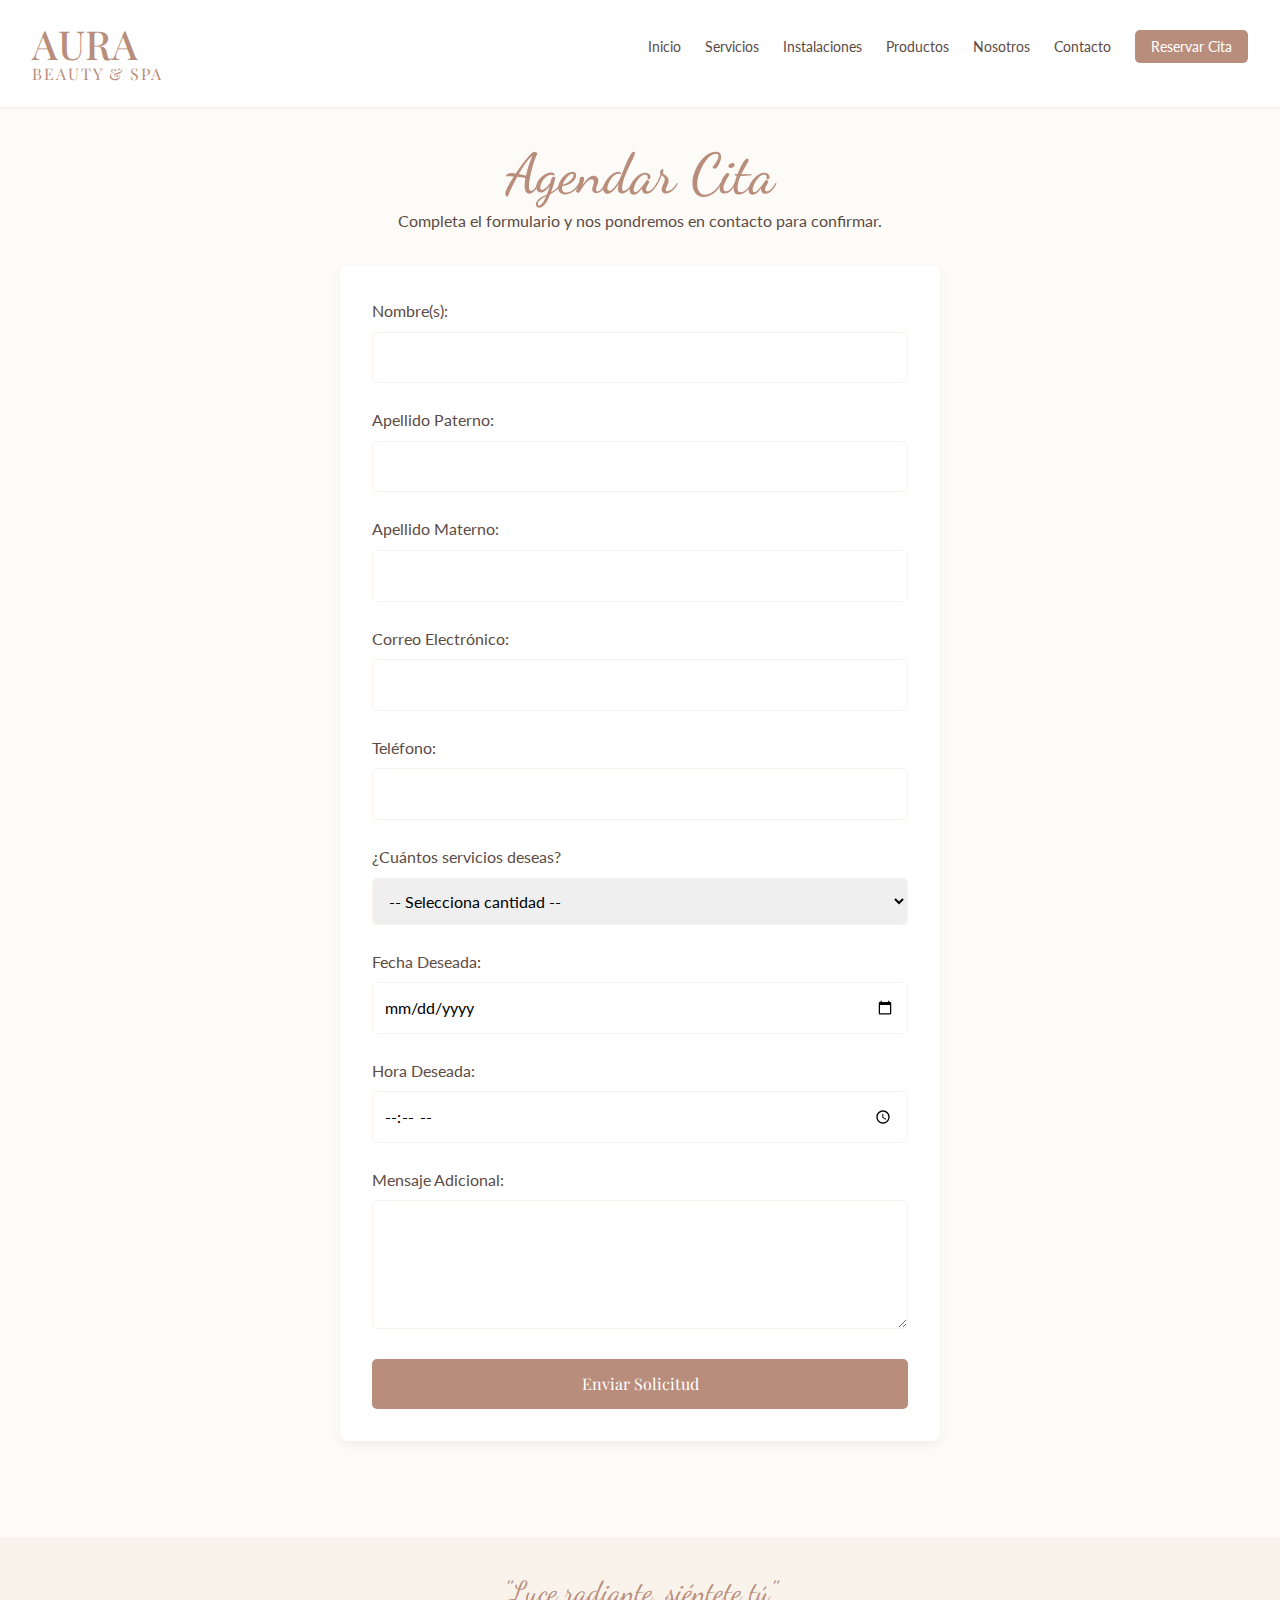
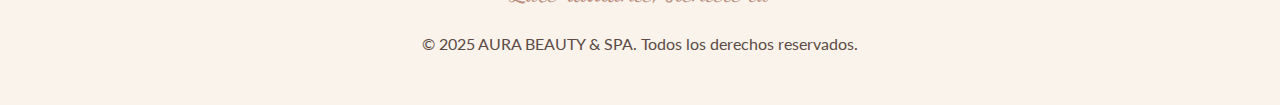
<file: reservar.html>
<!DOCTYPE html>
<html lang="es">
<head>
    <meta charset="UTF-8">
    <meta name="viewport" content="width=device-width, initial-scale=1.0">
    <title>AURA BEAUTY & SPA - Reservar Cita</title>
    
    <link rel="stylesheet" href="css/bootstrap.min.css">
    <link rel="stylesheet" href="css/style.css">
    
    <link rel="preconnect" href="https://fonts.googleapis.com">
    <link rel="preconnect" href="https://fonts.gstatic.com" crossorigin>
    <link href="https://fonts.googleapis.com/css2?family=Playfair+Display:wght@400;600&family=Lato:wght@300;400&family=Dancing+Script&display=swap" rel="stylesheet">
</head>
<body>

    <header>
        <div class="logo">
            <h1>AURA</h1>
            <h2>BEAUTY & SPA</h2>
        </div>
        <nav>
            <ul>
                <li><a href="index.html">Inicio</a></li>
                <li><a href="servicios.html">Servicios</a></li>
                <li><a href="instalaciones.html">Instalaciones</a></li>
                <li><a href="productos.html">Productos</a></li>
                <li><a href="nosotros.html">Nosotros</a></li>
                <li><a href="contacto.html">Contacto</a></li>
                <li><a href="reservar.html" class="btn-reserva">Reservar Cita</a></li>
            </ul>
        </nav>
    </header>

    <main>
        
<h2 class="seccion-titulo">Agendar Cita</h2>
<p style="text-align: center; margin-top: -2rem; margin-bottom: 2rem;">Completa el formulario y nos pondremos en contacto para confirmar.</p>

<form action="#" method="POST" class="formulario" onsubmit="alert('Demostración estática. Contacte al +52 2223963481 para reservar.'); return false;">
    
    <div class="form-grupo">
        <label for="nombres">Nombre(s):</label>
        <input type="text" id="nombres" name="nombres" required>
    </div>

    <div class="form-grupo">
        <label for="apellido_paterno">Apellido Paterno:</label>
        <input type="text" id="apellido_paterno" name="apellido_paterno" required>
    </div>

    <div class="form-grupo">
        <label for="apellido_materno">Apellido Materno:</label>
        <input type="text" id="apellido_materno" name="apellido_materno" required>
    </div>
    
    <div class="form-grupo">
        <label for="correo">Correo Electrónico:</label>
        <input type="email" id="correo" name="correo" required>
    </div>
    
    <div class="form-grupo">
        <label for="telefono">Teléfono:</label>
        <input type="tel" id="telefono" name="telefono" required>
    </div>
    
    <div class="form-grupo">
        <label for="cantidad_servicios">¿Cuántos servicios deseas?</label>
        <select id="cantidad_servicios" name="cantidad_servicios" required>
            <option value="">-- Selecciona cantidad --</option>
            <option value="1">1 servicio(s)</option>
            <option value="2">2 servicio(s)</option>
            <option value="3">3 servicio(s)</option>
            <option value="4">4 servicio(s)</option>
            <option value="5">5 servicio(s)</option>
        </select>
    </div>
    
    <div class="form-grupo" id="servicios-container" style="display: none;">
        <label>Servicios de Interés:</label>
        <p style="font-size: 0.9em; color: #666; margin-top: 0.5rem;">Selecciona hasta <span id="max-servicios">0</span> servicio(s)</p>
        
        <div style="margin-top: 1rem;">
            <strong style="display: block; margin-bottom: 0.5rem;">Cabello</strong>
            <div style="margin-left: 1rem;">
                <label style="display: block; margin-bottom: 0.5rem;">
                    <input type="checkbox" name="servicios[]" value="Corte" class="servicio-checkbox"> Corte
                </label>
                <label style="display: block; margin-bottom: 0.5rem;">
                    <input type="checkbox" name="servicios[]" value="Tinte" class="servicio-checkbox"> Tinte
                </label>
            </div>
        </div>
        <div style="margin-top: 1rem;">
            <strong style="display: block; margin-bottom: 0.5rem;">Belleza</strong>
            <div style="margin-left: 1rem;">
                <label style="display: block; margin-bottom: 0.5rem;">
                    <input type="checkbox" name="servicios[]" value="Manicura y Pedicura" class="servicio-checkbox"> Manicura y Pedicura
                </label>
            </div>
        </div>
        <div style="margin-top: 1rem;">
            <strong style="display: block; margin-bottom: 0.5rem;">Spa y Masajes</strong>
            <div style="margin-left: 1rem;">
                <label style="display: block; margin-bottom: 0.5rem;">
                    <input type="checkbox" name="servicios[]" value="Masaje relajante" class="servicio-checkbox"> Masaje relajante
                </label>
            </div>
        </div>
            
        <div style="margin-top: 1rem;">
            <label style="display: block; margin-bottom: 0.5rem;">
                <input type="checkbox" name="servicios[]" value="Otro" class="servicio-checkbox"> Otro (Especificar en mensaje adicional)
            </label>
        </div>
    </div>
    
    <div class="form-grupo">
        <label for="fecha">Fecha Deseada:</label>
        <input type="date" id="fecha" name="fecha" required>
    </div>
    
    <div class="form-grupo">
        <label for="hora">Hora Deseada:</label>
        <input type="time" id="hora" name="hora" required>
    </div>
    
    <div class="form-grupo">
        <label for="mensaje">Mensaje Adicional:</label>
        <textarea id="mensaje" name="mensaje" rows="4"></textarea>
    </div>
    
    <button type="submit" class="btn-submit">Enviar Solicitud</button>
</form>

<script>
document.addEventListener('DOMContentLoaded', function() {
    const cantidadSelect = document.getElementById('cantidad_servicios');
    const serviciosContainer = document.getElementById('servicios-container');
    const checkboxes = document.querySelectorAll('.servicio-checkbox');
    const maxServiciosSpan = document.getElementById('max-servicios');
    
    let maxServicios = parseInt(cantidadSelect.value) || 0;
    maxServiciosSpan.textContent = maxServicios;

    cantidadSelect.addEventListener('change', function() {
        const cantidad = parseInt(this.value);
        
        if (cantidad > 0) {
            maxServicios = cantidad;
            maxServiciosSpan.textContent = cantidad;
            serviciosContainer.style.display = 'block';
            checkboxes.forEach(cb => cb.checked = false);
        } else {
            serviciosContainer.style.display = 'none';
            maxServicios = 0;
            maxServiciosSpan.textContent = 0;
        }
    });
    
    checkboxes.forEach(checkbox => {
        checkbox.addEventListener('change', function() {
            const checkedCount = document.querySelectorAll('.servicio-checkbox:checked').length;
            
            if (maxServicios > 0 && checkedCount > maxServicios) {
                this.checked = false;
                alert(`Solo puedes seleccionar hasta ${maxServicios} servicio(s).`);
            }
        });
    });
    
    document.querySelector('.formulario').addEventListener('submit', function(e) {
        const checkedCount = document.querySelectorAll('.servicio-checkbox:checked').length;
        const cantidadSeleccionada = parseInt(cantidadSelect.value);
        
        if (cantidadSeleccionada > 0 && checkedCount === 0) {
            e.preventDefault();
            alert('Por favor selecciona al menos un servicio de la lista.');
            return false;
        }
        
        if (cantidadSeleccionada > 0 && checkedCount !== cantidadSeleccionada) {
            e.preventDefault();
            alert(`Debes seleccionar exactamente ${cantidadSeleccionada} servicio(s).`);
            return false;
        }
        // El envío real está desactivado en esta versión estática
    });
});
</script>
    </main>

    <footer>
        <div class="footer-content">
            <p>"Luce radiante, siéntete tú"</p>
            <p>© 2025 AURA BEAUTY & SPA. Todos los derechos reservados.</p>
        </div>
    </footer>

</body>
</html>
</file>
<file: css/style.css>
:root {
    --color-fondo: #FDFBF7;
    --color-texto: #5c4b45;
    --color-principal: #B98D7B;
    --color-tarjeta: #FFFFFF;
    --color-acento-claro: #F9F3EC;
    
    --fuente-titulos: 'Playfair Display', serif;
    --fuente-cuerpo: 'Lato', sans-serif;
    --fuente-cursiva: 'Dancing Script', cursive;

    --color-principal-rgb: 185, 141, 123;
}

* {
    margin: 0;
    padding: 0;
    box-sizing: border-box;
}

body {
    font-family: var(--fuente-cuerpo);
    background-color: var(--color-fondo);
    color: var(--color-texto);
    line-height: 1.6;
}

main {
    padding: 2rem 1rem;
    max-width: 1200px;
    margin: 0 auto;
}

header {
    background: #fff;
    padding: 1.5rem 2rem;
    display: flex;
    justify-content: space-between;
    align-items: center;
    border-bottom: 2px solid var(--color-acento-claro);
}

header .logo h1 {
    font-family: var(--fuente-titulos);
    color: var(--color-principal);
    font-size: 2.5rem;
    margin: 0;
    line-height: 1;
}

header .logo h2 {
    font-family: var(--fuente-titulos);
    color: var(--color-principal);
    font-size: 1rem;
    font-weight: 400;
    letter-spacing: 2px;
    margin: 0;
}

header nav ul {
    list-style: none;
    display: flex;
    gap: 1.5rem;
}

header nav a {
    text-decoration: none;
    color: var(--color-texto);
    font-weight: 400;
    font-size: 0.9rem;
    transition: color 0.3s ease;
}

header nav a:hover {
    color: var(--color-principal);
}

header nav .btn-reserva {
    background-color: var(--color-principal);
    color: #fff;
    padding: 0.5rem 1rem;
    border-radius: 5px;
    transition: background-color 0.3s ease;
}

header nav .btn-reserva:hover {
    background-color: #a57c6b;
    color: #fff;
}

footer {
    text-align: center;
    padding: 2rem;
    background-color: var(--color-acento-claro);
    color: var(--color-texto);
    margin-top: 2rem;
}

footer .footer-content p:first-child {
    font-family: var(--fuente-cursiva);
    font-size: 1.8rem;
    color: var(--color-principal);
    margin-bottom: 1rem;
}

footer .social-links {
    margin-bottom: 1rem;
}

footer .social-links a {
    margin: 0 0.5rem;
    text-decoration: none;
    color: var(--color-texto);
}

footer .social-links a:hover {
    color: var(--color-principal);
}

.seccion-titulo {
    font-family: var(--fuente-cursiva);
    font-size: 3.5rem;
    color: var(--color-principal);
    text-align: center;
    margin-bottom: 2rem;
}

/* ============================================
--- INICIO SECCIÓN HERO (PÁGINA DE INICIO) ---
============================================
*/
.hero-inicio {
    display: flex;
    flex-wrap: wrap; 
    justify-content: center;
    align-items: center;
    gap: 3rem; 
    padding: 4rem 2rem;
    background-color: var(--color-acento-claro); 
    border-radius: 15px; 
    position: relative; 
    overflow: hidden; 
    max-width: 1200px; /* Para que coincida con el resto de main */
    margin: 2rem auto;
}

/* Efecto de patrón de fondo (opcional, similar al antiguo hero-nuevo) */
.hero-inicio::before {
    content: '';
    position: absolute;
    top: 0;
    left: 0;
    width: 100%;
    height: 100%;
    background-image: linear-gradient(to right, rgba(0,0,0,0.05) 1px, transparent 1px),
                      linear-gradient(to bottom, rgba(0,0,0,0.05) 1px, transparent 1px);
    background-size: 50px 50px; 
    opacity: 0.2;
    pointer-events: none; 
    z-index: 1;
}

.hero-imagen-decorativa {
    position: relative;
    z-index: 2; 
    background-color: var(--color-principal); /* Fondo para la imagen */
    padding: 1.5rem; 
    border-radius: 15px;
    box-shadow: 0 15px 30px rgba(0, 0, 0, 0.2); 
    transform: rotate(-3deg); /* Mantener un toque distintivo */
    max-width: 450px; /* Tamaño un poco más grande para la imagen */
    min-width: 300px; /* Para asegurar visibilidad en pantallas más pequeñas */
    flex-shrink: 0; /* Evitar que se encoja demasiado */
}

.hero-imagen-decorativa img {
    max-width: 100%;
    height: auto;
    display: block;
    border-radius: 8px; 
    filter: brightness(0.95);
}

.hero-contenido-inicio {
    flex: 1; 
    min-width: 300px; 
    text-align: left;
    z-index: 2;
    padding-left: 2rem; /* Espacio entre imagen y texto */
}

.hero-contenido-inicio h1 {
    font-family: var(--fuente-titulos);
    font-size: 3.8rem; 
    color: var(--color-texto); 
    line-height: 1.05; 
    margin-bottom: 1.5rem;
    text-transform: uppercase; 
    font-weight: 600; 
    letter-spacing: -1px; 
}

.hero-contenido-inicio p {
    font-size: 1.1rem;
    margin-bottom: 2rem;
    max-width: 550px; /* Un poco más de ancho para el texto */
    color: #6a5c57; 
}

.btn-inicio-reserva { 
    display: inline-block;
    padding: 1rem 2.5rem;
    font-size: 1.1rem;
    font-family: var(--fuente-titulos);
    font-weight: 600;
    background-color: var(--color-principal);
    color: #fff;
    text-decoration: none;
    border-radius: 8px;
    transition: background-color 0.3s ease, transform 0.2s ease;
    box-shadow: 0 5px 15px rgba(var(--color-principal-rgb), 0.3); 
    text-transform: uppercase;
    letter-spacing: 1px;
}

.btn-inicio-reserva:hover {
    background-color: #a57c6b;
    transform: translateY(-2px); 
    box-shadow: 0 8px 20px rgba(var(--color-principal-rgb), 0.4);
}
/* ============================================
--- FIN SECCIÓN HERO (PÁGINA DE INICIO) ---
============================================
*/


/* --- Página: Servicios (con tarjetas y sombras) --- */
.servicio-categoria {
    margin-bottom: 3rem;
    background: var(--color-tarjeta, #FFFFFF);
    padding: 2rem;
    border-radius: 12px;
    border: 1px solid #ECECEC;
    box-shadow: 0 8px 20px rgba(92, 75, 69, 0.07); 
}

.servicio-categoria h3 {
    font-family: var(--fuente-titulos);
    font-size: 2rem;
    color: var(--color-texto);
    border-bottom: 2px solid var(--color-principal);
    padding-bottom: 0.5rem;
    margin-bottom: 1.5rem;
}

.servicios-grid {
    display: grid;
    grid-template-columns: repeat(auto-fit, minmax(280px, 1fr));
    gap: 1.5rem;
}

.servicio-tarjeta {
    background: var(--color-tarjeta);
    border: 1px solid #EAEAEA; 
    box-shadow: 0 5px 15px rgba(92, 75, 69, 0.1);
    transition: transform 0.3s ease, box-shadow 0.3s ease;
    padding: 1.5rem;
    border-radius: 8px;
    display: flex;
    justify-content: space-between;
    align-items: center;
}

.servicio-tarjeta:hover {
    transform: translateY(-4px);
    box-shadow: 0 8px 20px rgba(92, 75, 69, 0.15);
}

.servicio-tarjeta .info h4 {
    font-family: var(--fuente-titulos);
    font-size: 1.2rem;
    color: var(--color-texto);
    margin-bottom: 0.25rem;
}

.servicio-tarjeta .info span {
    font-size: 0.9rem;
    color: #888;
}

.servicio-tarjeta .precio {
    font-family: var(--fuente-titulos);
    font-size: 1.3rem;
    font-weight: 600;
    color: var(--color-principal);
}

/* --- Estilos para la Página "Nosotros" (Nuevo Diseño) --- */
.nosotros-seccion {
    display: flex;
    flex-wrap: wrap;
    gap: 3rem;
    align-items: center;
    background-color: var(--color-tarjeta);
    padding: 3.5rem;
    border-radius: 15px;
    box-shadow: 0 12px 30px rgba(92, 75, 69, 0.09);
    max-width: 1100px;
    margin: 2rem auto;
    border: 1px solid var(--color-acento-claro);
}

.nosotros-imagen {
    flex: 1;
    min-width: 300px;
    position: relative;
    padding: 1rem;
    background-color: var(--color-acento-claro);
    border-radius: 12px;
    box-shadow: 0 8px 25px rgba(0, 0, 0, 0.15);
    transform: rotate(2deg);
}

.nosotros-imagen img {
    max-width: 100%;
    height: auto;
    display: block;
    border-radius: 8px;
    filter: brightness(0.98);
}

.nosotros-contenido-texto {
    flex: 1.5;
    min-width: 350px;
    padding-left: 1.5rem;
}

.nosotros-contenido-texto h3 {
    font-family: var(--fuente-titulos);
    font-size: 2rem;
    color: var(--color-principal);
    margin-bottom: 1rem;
    line-height: 1.2;
}

.nosotros-contenido-texto p {
    font-size: 1rem;
    line-height: 1.7;
    color: var(--color-texto);
    margin-bottom: 1.5rem;
}

/* --- Página: Reservaciones (Formulario Base) --- */
.formulario {
    max-width: 600px;
    margin: 2rem auto;
    padding: 2rem;
    background: var(--color-tarjeta);
    border-radius: 8px;
    box-shadow: 0 4px 10px rgba(0, 0, 0, 0.05);
}

.form-grupo {
    margin-bottom: 1.5rem;
}

.form-grupo label {
    display: block;
    margin-bottom: 0.5rem;
    font-weight: 400;
}

.form-grupo input,
.form-grupo select,
.form-grupo textarea {
    width: 100%;
    padding: 0.75rem;
    border: 1px solid var(--color-acento-claro);
    border-radius: 5px;
    font-family: var(--fuente-cuerpo);
    font-size: 1rem;
}

.form-grupo input:focus,
.form-grupo select:focus,
.form-grupo textarea:focus {
    outline: none;
    border-color: var(--color-principal);
}

.btn-submit {
    display: block;
    width: 100%;
    padding: 0.75rem;
    background-color: var(--color-principal);
    color: #fff;
    border: none;
    border-radius: 5px;
    font-size: 1rem;
    font-family: var(--fuente-titulos);
    cursor: pointer;
    transition: background-color 0.3s ease;
}

.btn-submit:hover {
    background-color: #a57c6b;
}

/* ============================================
--- SECCIÓN CONTACTO (DISEÑO SIMÉTRICO) ---
============================================
*/

.contacto-layout {
    display: flex;
    flex-wrap: wrap; 
    gap: 0; 
    background-color: var(--color-tarjeta); 
    padding: 3rem; 
    border-radius: 15px; 
    box-shadow: 0 15px 50px rgba(92, 75, 69, 0.12); 
    max-width: 1200px; 
    margin: 2rem auto; 
    border: 1px solid var(--color-acento-claro); 
}

.contacto-mapa-info {
    flex: 1; 
    min-width: 350px; 
    display: flex;
    flex-direction: column;
    justify-content: flex-start; 
    padding-right: 2.5rem; 
    border-right: 1px solid var(--color-acento-claro); 
}

.contacto-formulario {
    flex: 1; 
    min-width: 350px;
    padding-left: 2.5rem; 
}

/* Títulos para ambas columnas */
.contacto-mapa-info .seccion-subtitulo,
.contacto-formulario .seccion-subtitulo {
    font-family: var(--fuente-titulos);
    color: var(--color-principal); 
    font-size: 2rem; 
    text-align: left;
    margin-bottom: 1.8rem;
    padding-bottom: 0.8rem; 
    border-bottom: 2px solid var(--color-principal); 
}

.contacto-mapa-info p {
    font-size: 0.95rem;
    margin-bottom: 0.6rem;
    line-height: 1.5;
    color: #6a5c57; 
}

/* Imagen de uñas (diseño simétrico, sin rotación) */
.contacto-imagen-decorativa {
    width: 100%;
    margin-top: 2rem; 
    border-radius: 12px;
    overflow: hidden;
    box-shadow: 0 10px 30px rgba(92, 75, 69, 0.15); 
    border: 1px solid var(--color-acento-claro);
}

.contacto-imagen-decorativa img {
    width: 100%;
    height: auto;
    display: block;
}

/* Estilo del mapa AHORA DENTRO DEL FORMULARIO */
.contacto-formulario .mapa-responsive {
    width: 100%;
    height: 0;
    padding-bottom: 75%; /* Proporción 4:3 */
    position: relative;
    margin-top: 2rem; /* Espacio desde el botón "Enviar" */
    border-radius: 12px; 
    border: 1px solid var(--color-acento-claro); 
    overflow: hidden;
    box-shadow: 0 10px 30px rgba(92, 75, 69, 0.15); 
}

.contacto-formulario .mapa-responsive iframe {
    position: absolute;
    top: 0;
    left: 0;
    width: 100%;
    height: 100%;
    border: 0;
}

/* Estilos del formulario (ya definidos pero repetimos para claridad) */
.contacto-formulario .form-grupo {
    margin-bottom: 1.2rem; 
}

.contacto-formulario input[type="text"],
.contacto-formulario input[type="email"],
.contacto-formulario textarea {
    width: 100%;
    padding: 0.9rem 1.1rem; 
    border: 1px solid #D8D8D8; 
    border-radius: 6px; 
    font-family: var(--fuente-cuerpo);
    font-size: 0.95rem;
    background-color: #FAFAFA; 
    box-shadow: 0 2px 8px rgba(0,0,0,0.05); 
    transition: border-color 0.3s ease, box-shadow 0.3s ease, background-color 0.3s ease;
}

.contacto-formulario input:focus,
.contacto-formulario textarea:focus {
    outline: none;
    border-color: var(--color-principal); 
    background-color: #FFF; 
    box-shadow: 0 3px 10px rgba(var(--color-principal-rgb), 0.2); 
}

.btn-shiner {
    display: block;
    width: 100%;
    padding: 1rem 1.5rem;
    background-color: var(--color-principal); 
    color: #fff; 
    border: none; 
    border-radius: 6px; 
    font-size: 1.1rem;
    font-weight: 600;
    font-family: var(--fuente-titulos);
    cursor: pointer;
    text-transform: uppercase;
    letter-spacing: 0.5px;
    box-shadow: 0 5px 15px rgba(var(--color-principal-rgb), 0.3);
    transition: background-color 0.3s ease, box-shadow 0.3s ease, transform 0.1s ease;
    margin-top: 1.8rem;
}

.btn-shiner:hover {
    background-color: #a57c6b; 
    box-shadow: 0 8px 20px rgba(var(--color-principal-rgb), 0.4); 
    transform: translateY(-2px); 
}

.btn-shiner:active {
    transform: translateY(1px); 
    box-shadow: 0 2px 5px rgba(var(--color-principal-rgb), 0.2);
}

/* ==========================================
--- FIN SECCIÓN CONTACTO ---
==========================================
*/


/* Clases de accesibilidad */
.sr-only {
    position: absolute;
    width: 1px;
    height: 1px;
    padding: 0;
    margin: -1px;
    overflow: hidden;
    clip: rect(0, 0, 0, 0);
    white-space: nowrap;
    border-width: 0;
}

/* --- Media Queries para Responsive (Generales) --- */
@media (max-width: 992px) {
    /* Ajustes para el hero-inicio en pantallas medianas */
    .hero-inicio {
        flex-direction: column; 
        text-align: center;
        padding: 3rem 1rem;
        gap: 2.5rem;
    }

    .hero-imagen-decorativa {
        transform: rotate(0deg); /* Enderezar la imagen */
        margin-bottom: 1.5rem;
        max-width: 80%; /* Hacerla un poco más pequeña */
        padding: 1rem;
    }

    .hero-contenido-inicio {
        text-align: center;
        padding-left: 0; /* Quitar el padding extra */
    }
    
    .hero-contenido-inicio h1 {
        font-size: 3rem; 
    }

    .nosotros-seccion {
        flex-direction: column;
        text-align: center;
        padding: 2.5rem;
        gap: 2.5rem;
    }

    .nosotros-imagen {
        transform: rotate(0deg);
        margin-bottom: 1.5rem;
        max-width: 80%;
        padding: 1rem;
    }

    .nosotros-contenido-texto {
        text-align: center;
        padding-left: 0;
        min-width: unset;
    }

    .nosotros-contenido-texto h3 {
        text-align: center;
    }

    /* --- REGLA DE CONTACTO PARA MÓVIL (igual que antes) --- */
    .contacto-layout {
        flex-direction: column;
        padding: 2rem;
    }
    .contacto-mapa-info {
        border-right: none; 
        padding-right: 0;
        margin-bottom: 2.5rem; 
    }
    .contacto-formulario {
        padding-left: 0;
    }
    
    .contacto-mapa-info h3,
    .contacto-formulario .seccion-subtitulo {
        text-align: center; 
    }
}


@media (max-width: 576px) {
    .hero-contenido-inicio h1 {
        font-size: 2.5rem;
    }
    .hero-inicio {
        padding: 2rem 1rem;
    }
    .hero-imagen-decorativa {
        max-width: 100%;
    }

    .nosotros-seccion {
        padding: 1.5rem;
    }
    .nosotros-imagen {
        max-width: 100%;
    }
    .nosotros-contenido-texto h3 {
        font-size: 1.7rem;
    }
}
/* =========================================
   ESTILOS ESPECÍFICOS PARA ADMIN / LOGIN
   ========================================= */

/* --- Login --- */
.login-wrapper {
    min-height: 70vh; /* Centrado vertical */
    display: flex;
    align-items: center;
    justify-content: center;
    background-image: radial-gradient(circle at center, var(--color-acento-claro) 0%, var(--color-fondo) 70%);
}

.login-card {
    background: var(--color-tarjeta);
    padding: 3rem 2.5rem;
    border-radius: 15px;
    box-shadow: 0 15px 35px rgba(92, 75, 69, 0.1);
    width: 100%;
    max-width: 420px;
    border: 1px solid var(--color-acento-claro);
    text-align: center;
}

.login-header h2 {
    font-family: var(--fuente-titulos);
    color: var(--color-principal);
    font-size: 2rem;
    margin-bottom: 0.5rem;
}

.login-header p {
    color: #888;
    margin-bottom: 2rem;
    font-size: 0.9rem;
}

/* --- Dashboard --- */
.dashboard-container {
    padding: 3rem 1rem;
    max-width: 1000px;
    margin: 0 auto;
}

.dashboard-welcome {
    text-align: center;
    margin-bottom: 3rem;
}

.dashboard-welcome h1 {
    font-family: var(--fuente-titulos);
    color: var(--color-texto);
    font-size: 2.5rem;
}

.dashboard-welcome p {
    color: var(--color-principal);
    font-family: var(--fuente-cursiva);
    font-size: 1.5rem;
}

.admin-grid {
    display: grid;
    grid-template-columns: repeat(auto-fit, minmax(280px, 1fr));
    gap: 2rem;
}

.admin-card {
    background: var(--color-tarjeta);
    padding: 2rem;
    border-radius: 12px;
    border: 1px solid var(--color-acento-claro);
    text-align: center;
    transition: transform 0.3s ease, box-shadow 0.3s ease;
    box-shadow: 0 5px 15px rgba(0,0,0,0.05);
    display: flex;
    flex-direction: column;
    justify-content: space-between;
    height: 100%;
}

.admin-card:hover {
    transform: translateY(-5px);
    box-shadow: 0 10px 25px rgba(92, 75, 69, 0.15);
}

.admin-card-icon {
    font-size: 3rem;
    color: var(--color-principal);
    margin-bottom: 1rem;
    display: block;
}

.admin-card h3 {
    font-family: var(--fuente-titulos);
    font-size: 1.5rem;
    margin-bottom: 0.5rem;
    color: var(--color-texto);
}

.admin-card p {
    font-size: 0.95rem;
    color: #666;
    margin-bottom: 1.5rem;
}

/* Estado deshabilitado para tarjetas */
.admin-card.disabled {
    opacity: 0.7;
    background-color: #f9f9f9;
    cursor: not-allowed;
}

.admin-card.disabled:hover {
    transform: none;
    box-shadow: none;
}

/* Botones personalizados */
.btn-admin {
    display: inline-block;
    padding: 0.8rem 1.5rem;
    background-color: var(--color-principal);
    color: white;
    text-decoration: none;
    border-radius: 5px;
    transition: background 0.3s;
    border: none;
    font-family: var(--fuente-titulos);
}

.btn-admin:hover {
    background-color: #a57c6b;
    color: white;
}

.btn-admin-danger {
    background-color: #fff;
    color: #d9534f;
    border: 1px solid #d9534f;
    padding: 0.5rem 1.2rem;
}

.btn-admin-danger:hover {
    background-color: #d9534f;
    color: white;
}

/* =========================================
   NUEVOS ESTILOS PARA EL HOME (MEJORA ESTÉTICA)
   ========================================= */

/* Animación de entrada suave */
@keyframes fadeIn {
    from { opacity: 0; transform: translateY(20px); }
    to { opacity: 1; transform: translateY(0); }
}

.fade-in {
    animation: fadeIn 1s ease-out forwards;
}

/* Mejoras al Hero */
.subtitulo-decorativo {
    display: block;
    font-family: var(--fuente-titulos);
    color: var(--color-principal);
    font-size: 1.1rem;
    letter-spacing: 3px;
    text-transform: uppercase;
    margin-bottom: 1rem;
}

.botones-hero {
    display: flex;
    gap: 1rem;
    margin-top: 2rem;
}

.btn-secundario {
    display: inline-block;
    padding: 1rem 2.5rem;
    font-size: 1.1rem;
    font-family: var(--fuente-titulos);
    color: var(--color-texto);
    text-decoration: none;
    border: 2px solid var(--color-texto);
    border-radius: 8px;
    transition: all 0.3s ease;
}

.btn-secundario:hover {
    background: var(--color-texto);
    color: white;
}

/* Efecto Marco en Imagen Hero */
.marco-imagen {
    position: relative;
}
.marco-imagen::after {
    content: '';
    position: absolute;
    top: 20px;
    left: 20px;
    width: 100%;
    height: 100%;
    border: 2px solid var(--color-principal);
    border-radius: 15px;
    z-index: -1;
    transition: transform 0.3s ease;
}
.hero-imagen-decorativa:hover .marco-imagen::after {
    transform: translate(10px, 10px);
}

/* Sección de Valores (Iconos) */
.seccion-valores {
    display: grid;
    grid-template-columns: repeat(auto-fit, minmax(250px, 1fr));
    gap: 2rem;
    padding: 4rem 1rem;
    text-align: center;
    background: white;
    margin-bottom: 2rem;
}

.valor-card {
    padding: 2rem;
    transition: transform 0.3s;
}

.valor-card:hover {
    transform: translateY(-10px);
}

.valor-card .icono {
    font-size: 3rem;
    margin-bottom: 1rem;
    display: block;
}

.valor-card h3 {
    font-family: var(--fuente-titulos);
    margin-bottom: 0.5rem;
    color: var(--color-texto);
}

/* Sección Destacados */
.seccion-destacados {
    padding: 4rem 1rem;
    background-color: var(--color-acento-claro); /* F9F3EC */
    border-radius: 20px;
    margin: 4rem auto;
}

.texto-centro {
    text-align: center;
    margin-bottom: 3rem;
    max-width: 600px;
    margin-left: auto;
    margin-right: auto;
}

.grid-destacados {
    display: grid;
    grid-template-columns: repeat(auto-fit, minmax(300px, 1fr));
    gap: 2rem;
}

.card-destacado {
    background: white;
    border-radius: 15px;
    overflow: hidden;
    box-shadow: 0 10px 30px rgba(0,0,0,0.05);
    transition: transform 0.3s ease;
}

.card-destacado:hover {
    transform: translateY(-5px);
}

.card-destacado .img-container {
    height: 250px;
    overflow: hidden;
}

.card-destacado img {
    width: 100%;
    height: 100%;
    object-fit: cover;
    transition: transform 0.5s ease;
}

.card-destacado:hover img {
    transform: scale(1.1);
}

.info-destacado {
    padding: 1.5rem;
    text-align: center;
}

.link-detalle {
    display: inline-block;
    margin-top: 1rem;
    color: var(--color-principal);
    text-decoration: none;
    font-weight: bold;
    font-family: var(--fuente-titulos);
}

/* Sección Testimonios */
.seccion-testimonios {
    padding: 5rem 1rem;
    text-align: center;
    background-image: url('../imagen/spa_fondo_trabajo.jpg'); /* Asegúrate de que esta imagen exista o usa otra */
    background-size: cover;
    background-position: center;
    background-attachment: fixed; /* Efecto Parallax */
    position: relative;
    color: white;
}

.seccion-testimonios::before {
    content: '';
    position: absolute;
    top: 0;
    left: 0;
    width: 100%;
    height: 100%;
    background: rgba(92, 75, 69, 0.7); /* Oscurecer la imagen */
}

.contenido-testimonio {
    position: relative;
    z-index: 2;
    max-width: 800px;
    margin: 0 auto;
}

.cita-destacada {
    font-family: var(--fuente-titulos);
    font-size: 1.8rem;
    font-style: italic;
    margin-bottom: 1.5rem;
    line-height: 1.4;
}

/* CTA Final */
.cta-final {
    padding: 5rem 1rem;
    text-align: center;
    background: var(--color-principal);
    color: white;
    margin: 4rem 0 0 0;
    border-radius: 20px 20px 0 0;
}

.cta-final h2 {
    font-family: var(--fuente-titulos);
    font-size: 2.5rem;
    margin-bottom: 1rem;
}

.btn-blanco {
    background-color: white;
    color: var(--color-principal);
    margin-top: 2rem;
    border: none;
}

.btn-blanco:hover {
    background-color: #f0f0f0;
    color: var(--color-principal);
    transform: translateY(-3px);
}

/* Responsive Ajustes */
@media (max-width: 768px) {
    .botones-hero {
        flex-direction: column;
    }
    .btn-secundario {
        text-align: center;
    }
    .hero-inicio {
        margin-top: 0;
        border-radius: 0;
    }
    .marco-imagen::after {
        display: none; /* Simplificar en móvil */
    }
}


/* =========================================
   ESTILOS NUEVOS PARA LA BOUTIQUE (PRODUCTOS)
   ========================================= */

/* Hero Boutique: Más limpio y sofisticado */
.hero-boutique {
    text-align: center;
    padding: 5rem 1rem;
    /* Degradado sutil para fondo elegante */
    background: linear-gradient(135deg, var(--color-acento-claro) 0%, #fff 100%);
    margin-bottom: 3rem;
    border-radius: 0 0 30px 30px; /* Curva suave abajo */
}

.hero-boutique-content {
    max-width: 800px;
    margin: 0 auto;
}

.etiqueta-destacada {
    text-transform: uppercase;
    letter-spacing: 3px;
    font-size: 0.85rem;
    color: var(--color-texto);
    display: block;
    margin-bottom: 1rem;
    opacity: 0.7;
    font-weight: 600;
}

.hero-boutique h1 {
    font-family: var(--fuente-titulos);
    font-size: 3.5rem;
    color: var(--color-principal);
    margin-bottom: 1rem;
}

.hero-boutique p {
    font-size: 1.1rem;
    color: #666;
    max-width: 600px;
    margin: 0 auto;
    line-height: 1.6;
}

/* Barra de Filtros (Estilo Botones Píldora) */
.filtros-container {
    display: flex;
    justify-content: center;
    gap: 1rem;
    margin-bottom: 4rem;
    flex-wrap: wrap;
    padding: 0 1rem;
}

.filtro-btn {
    background: transparent;
    border: 1px solid #e0e0e0;
    padding: 0.6rem 1.8rem;
    border-radius: 50px;
    cursor: pointer;
    font-family: var(--fuente-cuerpo);
    transition: all 0.3s ease;
    color: #888;
    font-size: 0.95rem;
}

.filtro-btn.activo, .filtro-btn:hover {
    background: var(--color-principal);
    color: white;
    border-color: var(--color-principal);
    transform: translateY(-2px);
    box-shadow: 0 5px 15px rgba(185, 141, 123, 0.3);
}

/* Grid de Productos Premium */
.productos-grid {
    display: grid;
    grid-template-columns: repeat(auto-fill, minmax(300px, 1fr));
    gap: 3rem; /* Más espacio entre tarjetas para que 'respiren' */
    padding: 0 2rem 5rem 2rem;
    max-width: 1400px;
    margin: 0 auto;
}

.producto-card-premium {
    background: white;
    border-radius: 20px;
    overflow: hidden;
    /* Sombra muy suave inicial */
    box-shadow: 0 10px 30px rgba(0,0,0,0.03);
    transition: transform 0.4s ease, box-shadow 0.4s ease;
    display: flex;
    flex-direction: column;
    border: 1px solid rgba(0,0,0,0.02);
}

.producto-card-premium:hover {
    transform: translateY(-10px); /* Flota al pasar el mouse */
    box-shadow: 0 25px 50px rgba(185, 141, 123, 0.15); /* Sombra color principal */
}

/* Contenedor de Imagen */
.img-wrapper {
    position: relative;
    height: 320px; /* Imágenes altas y elegantes */
    overflow: hidden;
    background: #f9f9f9;
}

.img-wrapper img {
    width: 100%;
    height: 100%;
    object-fit: cover;
    transition: transform 0.6s ease;
}

.producto-card-premium:hover .img-wrapper img {
    transform: scale(1.08); /* Zoom suave */
}

/* Badge "Recomendado" */
.badge-nuevo {
    position: absolute;
    top: 15px;
    right: 15px;
    background: rgba(255, 255, 255, 0.95);
    padding: 0.4rem 1rem;
    font-size: 0.75rem;
    font-weight: bold;
    text-transform: uppercase;
    border-radius: 30px;
    box-shadow: 0 4px 10px rgba(0,0,0,0.05);
    color: var(--color-texto);
    letter-spacing: 1px;
}

/* Información del Producto */
.info-wrapper {
    padding: 1.8rem;
    flex-grow: 1;
    display: flex;
    flex-direction: column;
    justify-content: space-between;
}

.info-top h3 {
    font-family: var(--fuente-titulos);
    font-size: 1.4rem;
    margin-bottom: 0.8rem;
    color: var(--color-texto);
    line-height: 1.3;
}

.descripcion {
    font-size: 0.95rem;
    color: #888;
    line-height: 1.6;
    margin-bottom: 1.5rem;
    /* Cortar texto tras 3 líneas */
    display: -webkit-box;
    -webkit-line-clamp: 3;
    -webkit-box-orient: vertical;
    overflow: hidden;
}

/* Footer de la tarjeta (Precio + Botón) */
.info-bottom {
    display: flex;
    justify-content: space-between;
    align-items: center;
    border-top: 1px solid #f5f5f5;
    padding-top: 1.2rem;
    margin-top: auto;
}

.precio {
    font-size: 1.4rem;
    font-weight: 600;
    color: var(--color-principal);
    font-family: var(--fuente-titulos);
}

.btn-comprar-icon {
    text-decoration: none;
    background: var(--color-texto);
    color: white;
    padding: 0.7rem 1.2rem;
    border-radius: 10px;
    font-size: 0.9rem;
    transition: background 0.3s;
    display: flex;
    align-items: center;
    gap: 0.5rem;
    font-weight: 500;
}

.btn-comprar-icon:hover {
    background: var(--color-principal);
}

/* Banner Asesoría */
.asesoria-banner {
    background-color: var(--color-acento-claro);
    padding: 4rem 1rem;
    text-align: center;
    margin: 3rem 2rem;
    border-radius: 20px;
    border: 1px dashed rgba(185, 141, 123, 0.3); /* Borde decorativo */
}

.asesoria-content h2 {
    font-family: var(--fuente-titulos);
    font-size: 2.2rem;
    color: var(--color-texto);
    margin-bottom: 1rem;
}

.link-asesoria {
    display: inline-block;
    margin-top: 1.5rem;
    font-weight: bold;
    color: var(--color-principal);
    text-decoration: none;
    font-size: 1.1rem;
    border-bottom: 2px solid var(--color-principal);
    transition: color 0.3s;
}

.link-asesoria:hover {
    color: var(--color-texto);
    border-color: var(--color-texto);
}

.sin-resultados {
    text-align: center;
    grid-column: 1 / -1;
    padding: 3rem;
    color: #999;
    font-size: 1.2rem;
}
</file>
